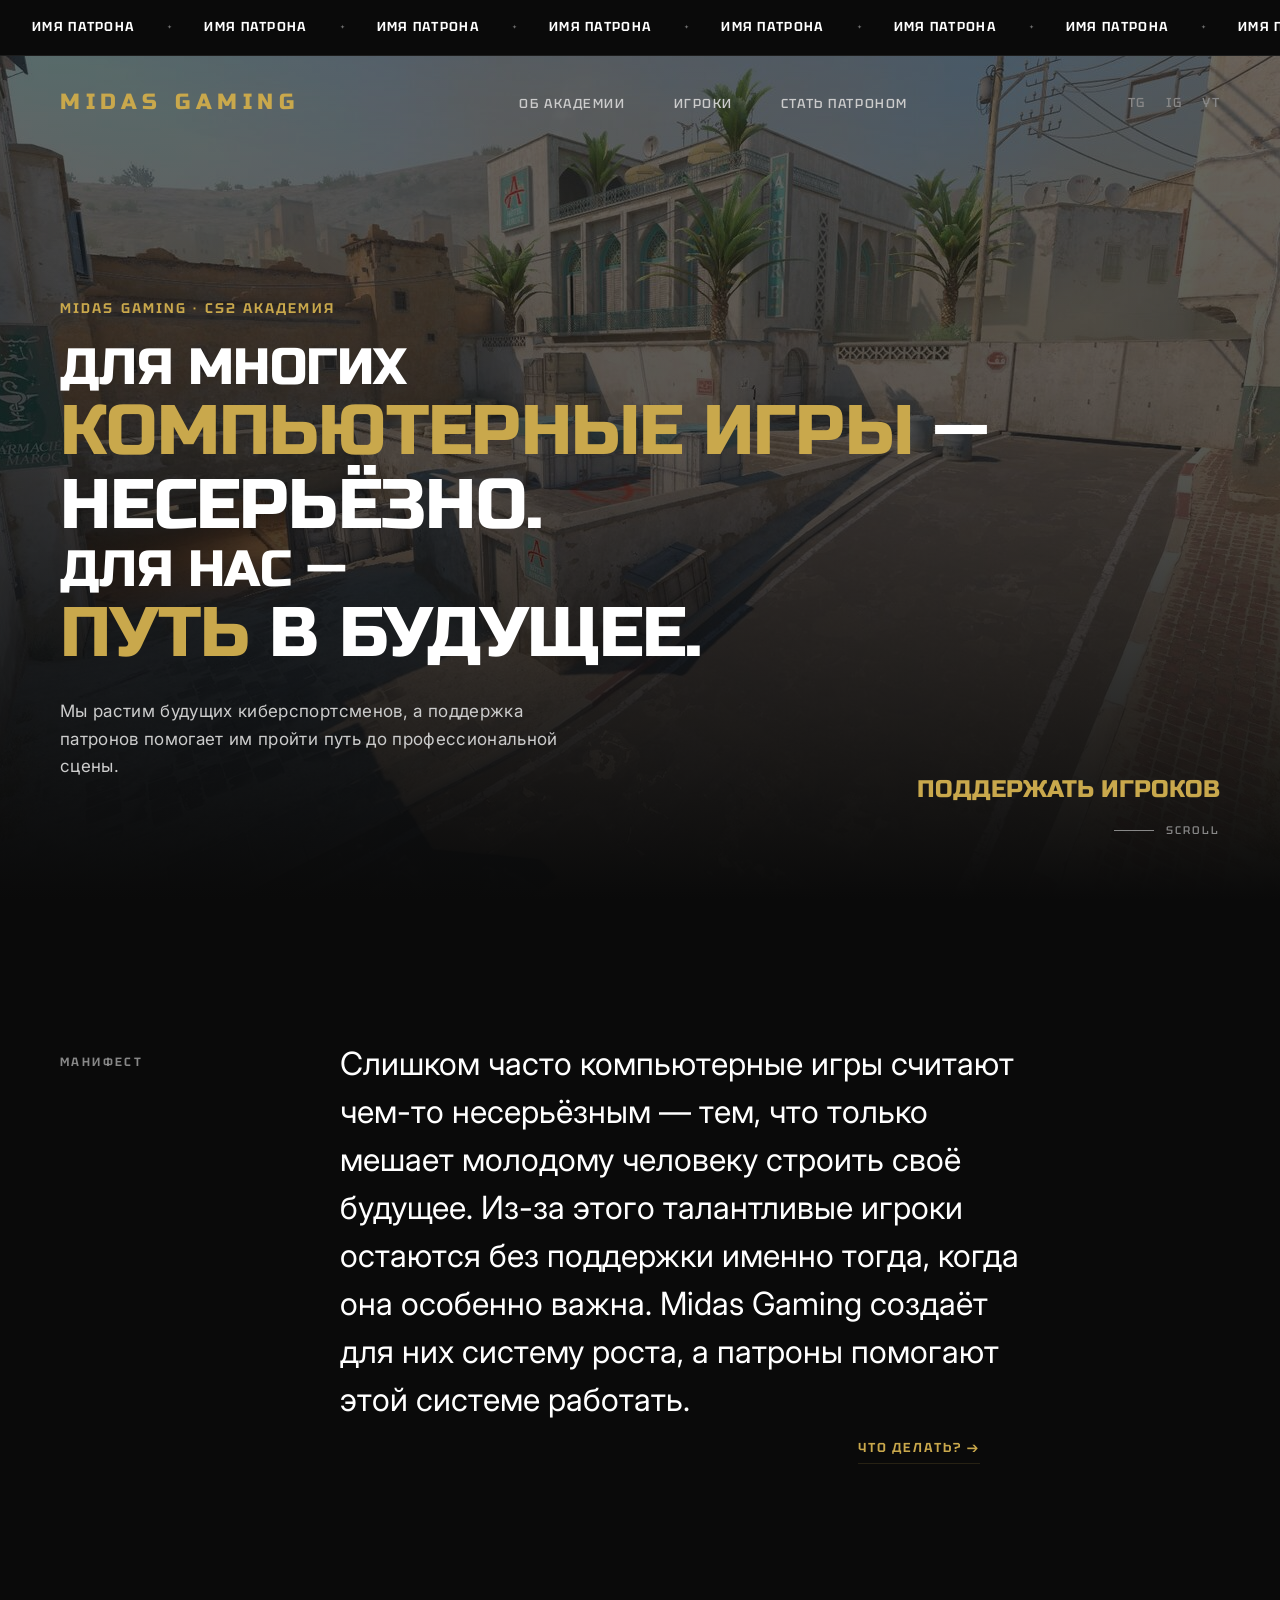
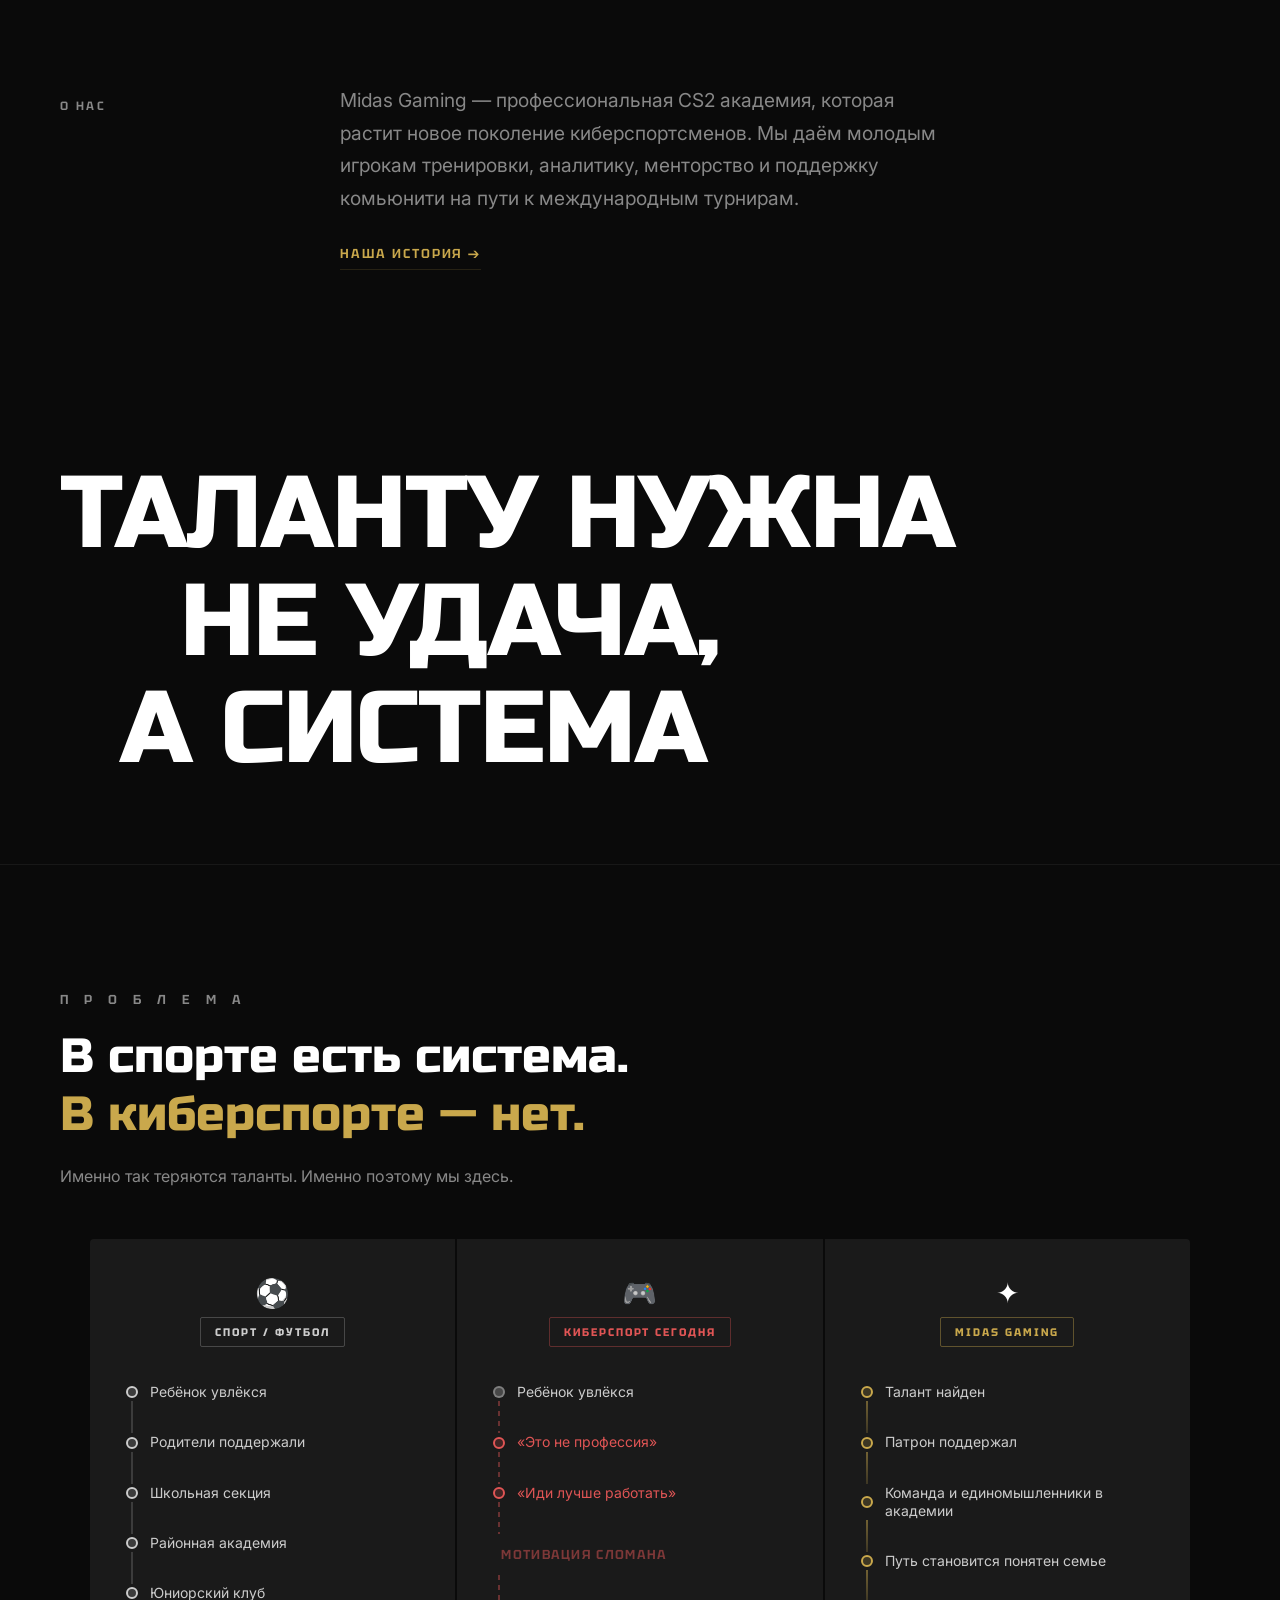
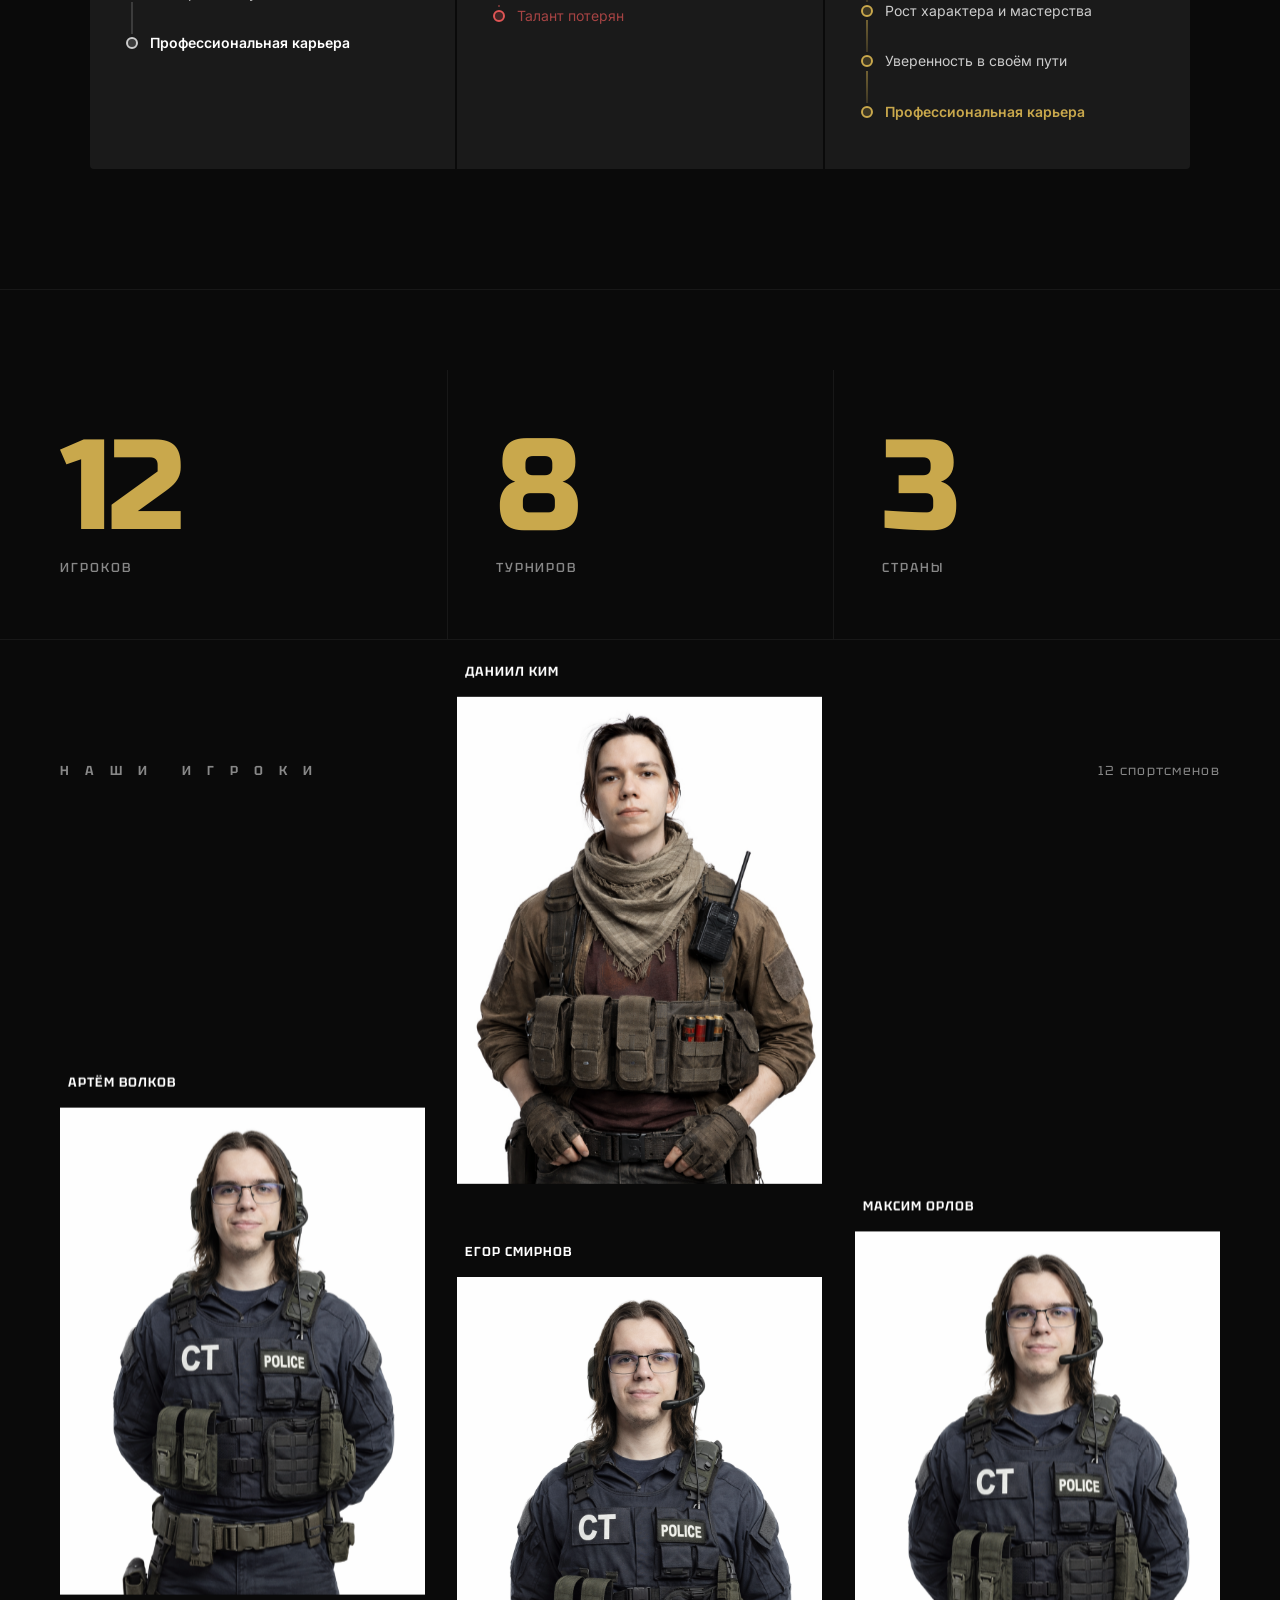
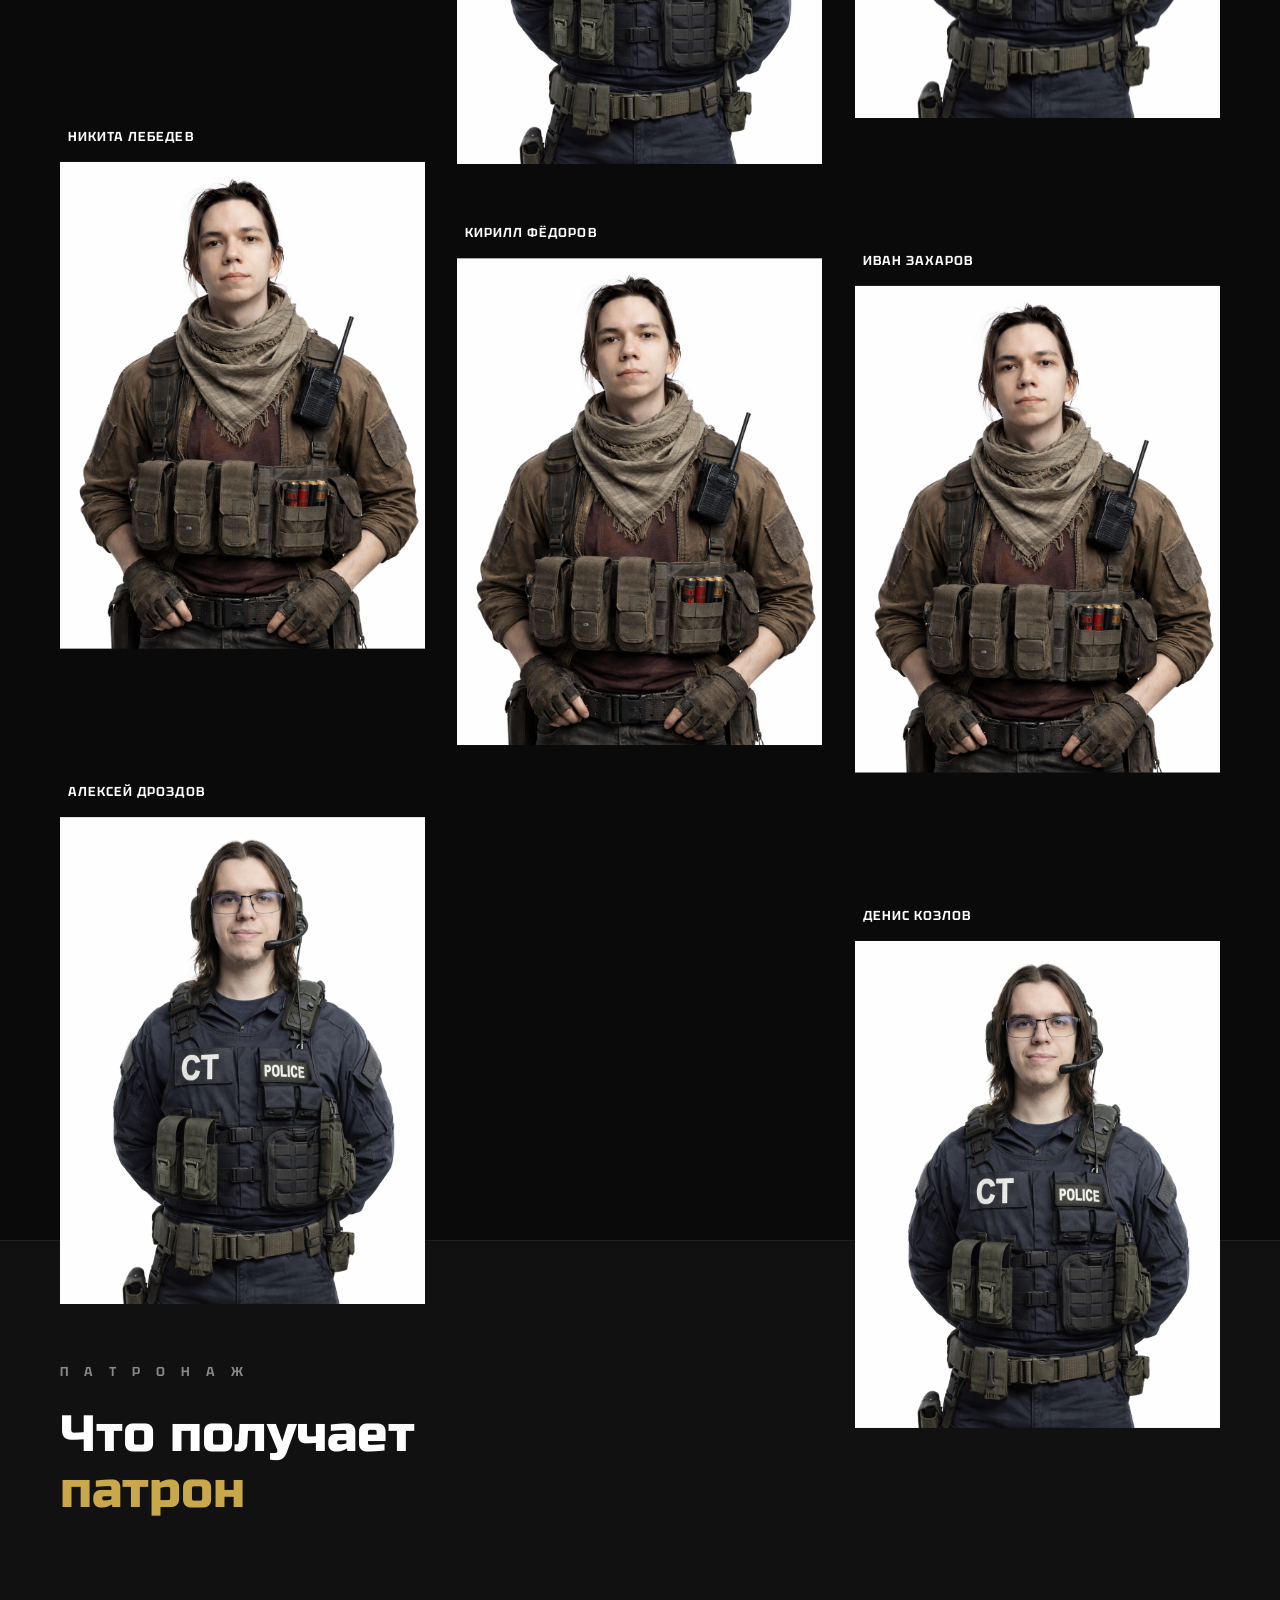
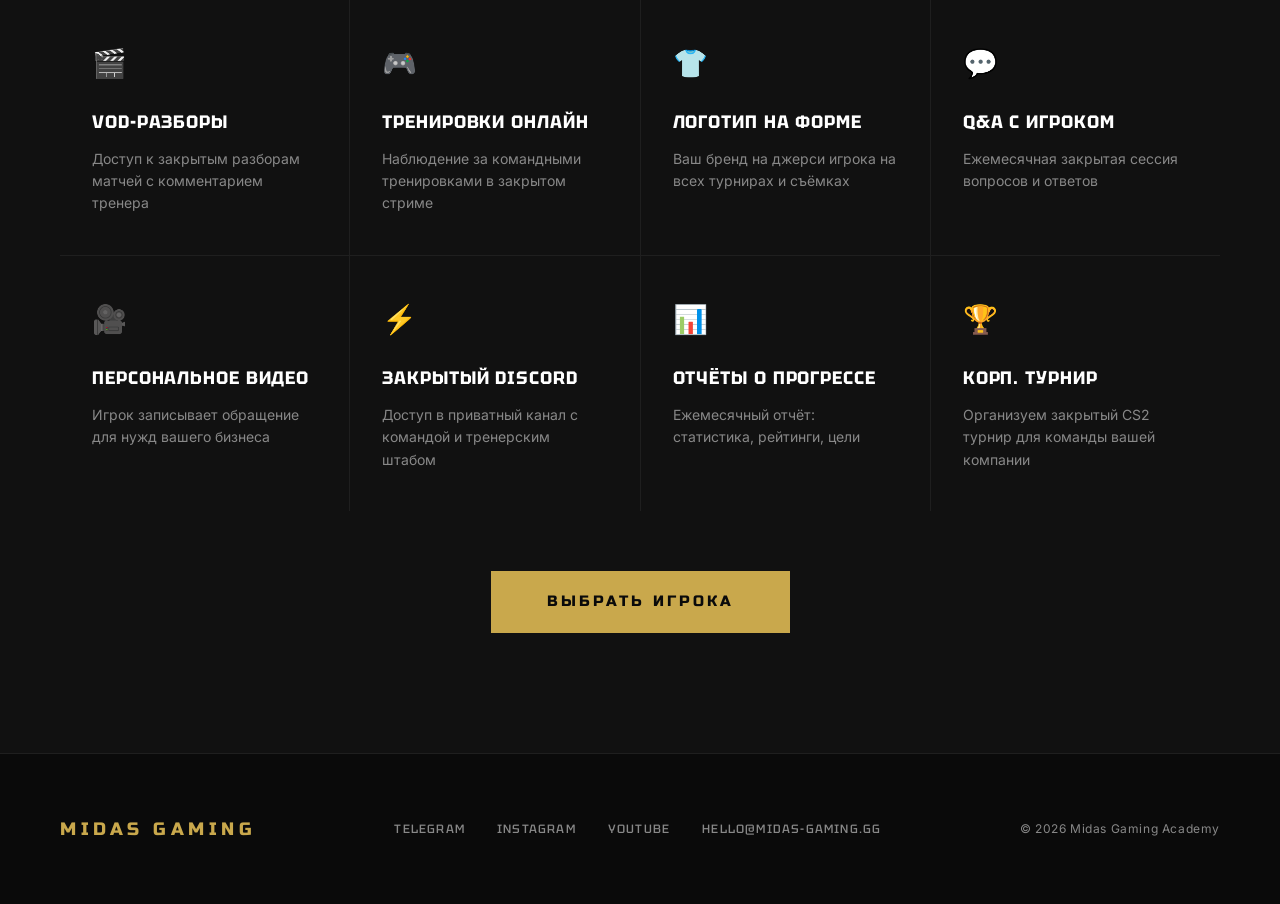
<file: index.html>
<!DOCTYPE html>
<html lang="ru">
<head>
  <meta charset="UTF-8" />
  <meta name="viewport" content="width=device-width, initial-scale=1.0" />
  <title>Midas Gaming — CS2 Academy</title>
  <link rel="stylesheet" href="styles.css" />
</head>
<body>

  <!-- ===== MARQUEE TICKER ===== -->
  <div class="marquee-bar">
    <div class="marquee-track">
      <a href="https://vk.com" target="_blank" class="marquee-item">Имя патрона</a>
      <span class="marquee-dot">✦</span>
      <a href="https://vk.com" target="_blank" class="marquee-item">Имя патрона</a>
      <span class="marquee-dot">✦</span>
      <a href="https://vk.com" target="_blank" class="marquee-item">Имя патрона</a>
      <span class="marquee-dot">✦</span>
      <a href="https://vk.com" target="_blank" class="marquee-item">Имя патрона</a>
      <span class="marquee-dot">✦</span>
      <a href="https://vk.com" target="_blank" class="marquee-item">Имя патрона</a>
      <span class="marquee-dot">✦</span>
      <a href="https://vk.com" target="_blank" class="marquee-item">Имя патрона</a>
      <span class="marquee-dot">✦</span>
      <a href="https://vk.com" target="_blank" class="marquee-item">Имя патрона</a>
      <span class="marquee-dot">✦</span>
      <a href="https://vk.com" target="_blank" class="marquee-item">Имя патрона</a>
      <span class="marquee-dot">✦</span>
      <!-- дубль для бесшовного цикла -->
      <a href="https://vk.com" target="_blank" class="marquee-item">Имя патрона</a>
      <span class="marquee-dot">✦</span>
      <a href="https://vk.com" target="_blank" class="marquee-item">Имя патрона</a>
      <span class="marquee-dot">✦</span>
      <a href="https://vk.com" target="_blank" class="marquee-item">Имя патрона</a>
      <span class="marquee-dot">✦</span>
      <a href="https://vk.com" target="_blank" class="marquee-item">Имя патрона</a>
      <span class="marquee-dot">✦</span>
      <a href="https://vk.com" target="_blank" class="marquee-item">Имя патрона</a>
      <span class="marquee-dot">✦</span>
      <a href="https://vk.com" target="_blank" class="marquee-item">Имя патрона</a>
      <span class="marquee-dot">✦</span>
      <a href="https://vk.com" target="_blank" class="marquee-item">Имя патрона</a>
      <span class="marquee-dot">✦</span>
      <a href="https://vk.com" target="_blank" class="marquee-item">Имя патрона</a>
      <span class="marquee-dot">✦</span>
    </div>
  </div>

  <!-- ===== NAVIGATION ===== -->
  <nav id="navbar">
    <a href="#" class="nav-logo">Midas Gaming</a>
    <ul class="nav-links">
      <li><a href="#about">Об академии</a></li>
      <li><a href="#players">Игроки</a></li>
      <li><a href="#patronage">Стать патроном</a></li>
    </ul>
    <div class="nav-social">
      <a href="#">TG</a>
      <a href="#">IG</a>
      <a href="#">YT</a>
    </div>
  </nav>

  <!-- ===== HERO ===== -->
  <section class="hero">
    <!-- Фон hero — замени dust2.jpg на свою картинку -->
    <img class="hero-video" src="1600px-CS2_Dust_2_A_Site.jpg" alt="CS2 Dust2" />

    <!-- Тёмный градиент поверх видео -->
    <div class="hero-overlay"></div>

    <!-- Текст -->
    <div class="hero-content">
      <p class="hero-tagline">MIDAS GAMING · CS2 АКАДЕМИЯ</p>
      <div class="hero-title-block">
        <div class="hero-line hero-line-medium">Для многих</div>
        <div class="hero-line hero-line-large"><span class="hero-gold">компьютерные игры</span> — несерьёзно.</div>
        <div class="hero-line hero-line-medium">Для нас —</div>
        <div class="hero-line hero-line-large"><span class="hero-gold">путь</span> в будущее.</div>
      </div>
      <p class="hero-subtitle">Мы растим будущих киберспортсменов, а поддержка патронов помогает им пройти путь до профессиональной сцены.</p>
    </div>

    <div class="hero-scroll">
      <a href="patronage.html" class="hero-scroll-text">Поддержать игроков</a>
      <div class="hero-scroll-label">scroll</div>
    </div>
  </section>

  <!-- ===== MANIFESTO (WME style) ===== -->
  <section class="about-wme">
    <div class="about-wme-label fade-in">МАНИФЕСТ</div>
    <div class="about-wme-content fade-in">
      <p class="about-wme-text">
        Слишком часто компьютерные игры считают чем-то несерьёзным — тем, что только мешает молодому человеку строить своё будущее. Из-за этого талантливые игроки остаются без поддержки именно тогда, когда она особенно важна. Midas Gaming создаёт для них систему роста, а патроны помогают этой системе работать.
      </p>
      <a href="#" class="about-link about-link-right">Что делать? →</a>
    </div>
  </section>

  <!-- ===== ABOUT + BIG STATEMENT (WME style, one screen) ===== -->
  <section class="about-statement-section" id="about">
    <div class="about-compact">
      <div class="about-wme-label fade-in">О НАС</div>
      <div class="about-compact-content fade-in">
        <p class="about-compact-text">
          Midas Gaming — профессиональная CS2 академия, которая растит новое поколение киберспортсменов. Мы даём молодым игрокам тренировки, аналитику, менторство и поддержку комьюнити на пути к международным турнирам.
        </p>
        <a href="story.html" target="_blank" class="about-link">Наша история →</a>
      </div>
    </div>
    <div class="big-statement fade-in">
      <h2 class="big-statement-text">
        ТАЛАНТУ НУЖНА<br />
        &nbsp;&nbsp;&nbsp;&nbsp;НЕ УДАЧА,<br />
        &nbsp;&nbsp;А СИСТЕМА
      </h2>
    </div>
  </section>

  <!-- ===== PATH COMPARISON ===== -->
  <section class="path-compare">
    <div class="path-compare-header fade-in">
      <span class="section-title">П Р О Б Л Е М А</span>
      <h2>В спорте есть система.<br><em>В киберспорте — нет.</em></h2>
      <p class="path-compare-sub">Именно так теряются таланты. Именно поэтому мы здесь.</p>
    </div>

    <div class="path-compare-grid">

      <!-- Спорт -->
      <div class="pc-col fade-in">
        <div class="pc-col-header pc-col-header--sport">
          <span class="pc-col-icon">⚽</span>
          <span class="pc-col-title">СПОРТ / ФУТБОЛ</span>
        </div>
        <div class="pc-path">
          <div class="pc-step"><div class="pc-dot pc-dot--sport"></div><span>Ребёнок увлёкся</span></div>
          <div class="pc-connector pc-connector--sport"></div>
          <div class="pc-step"><div class="pc-dot pc-dot--sport"></div><span>Родители поддержали</span></div>
          <div class="pc-connector pc-connector--sport"></div>
          <div class="pc-step"><div class="pc-dot pc-dot--sport"></div><span>Школьная секция</span></div>
          <div class="pc-connector pc-connector--sport"></div>
          <div class="pc-step"><div class="pc-dot pc-dot--sport"></div><span>Районная академия</span></div>
          <div class="pc-connector pc-connector--sport"></div>
          <div class="pc-step"><div class="pc-dot pc-dot--sport"></div><span>Юниорский клуб</span></div>
          <div class="pc-connector pc-connector--sport"></div>
          <div class="pc-step pc-step--outcome">
            <div class="pc-dot pc-dot--sport"></div><span>Профессиональная карьера</span>
          </div>
        </div>
      </div>

      <!-- Киберспорт сегодня -->
      <div class="pc-col fade-in">
        <div class="pc-col-header pc-col-header--broken">
          <span class="pc-col-icon">🎮</span>
          <span class="pc-col-title">КИБЕРСПОРТ СЕГОДНЯ</span>
        </div>
        <div class="pc-path">
          <div class="pc-step"><div class="pc-dot"></div><span>Ребёнок увлёкся</span></div>
          <div class="pc-connector pc-connector--broken"></div>
          <div class="pc-step pc-step--broken"><div class="pc-dot pc-dot--broken"></div><span>«Это не профессия»</span></div>
          <div class="pc-connector pc-connector--broken"></div>
          <div class="pc-step pc-step--broken"><div class="pc-dot pc-dot--broken"></div><span>«Иди лучше работать»</span></div>
          <div class="pc-connector pc-connector--broken"></div>
          <div class="pc-void"><span>Мотивация сломана</span></div>
          <div class="pc-connector pc-connector--broken"></div>
          <div class="pc-step pc-step--lost"><div class="pc-dot pc-dot--broken"></div><span>Талант потерян</span></div>
        </div>
      </div>

      <!-- Midas Gaming -->
      <div class="pc-col fade-in">
        <div class="pc-col-header pc-col-header--gold">
          <span class="pc-col-icon">✦</span>
          <span class="pc-col-title">MIDAS GAMING</span>
        </div>
        <div class="pc-path">
          <div class="pc-step"><div class="pc-dot pc-dot--gold"></div><span>Талант найден</span></div>
          <div class="pc-connector pc-connector--gold"></div>
          <div class="pc-step"><div class="pc-dot pc-dot--gold"></div><span>Патрон поддержал</span></div>
          <div class="pc-connector pc-connector--gold"></div>
          <div class="pc-step"><div class="pc-dot pc-dot--gold"></div><span>Команда и единомышленники в академии</span></div>
          <div class="pc-connector pc-connector--gold"></div>
          <div class="pc-step"><div class="pc-dot pc-dot--gold"></div><span>Путь становится понятен семье</span></div>
          <div class="pc-connector pc-connector--gold"></div>
          <div class="pc-step"><div class="pc-dot pc-dot--gold"></div><span>Рост характера и мастерства</span></div>
          <div class="pc-connector pc-connector--gold"></div>
          <div class="pc-step"><div class="pc-dot pc-dot--gold"></div><span>Уверенность в своём пути</span></div>
          <div class="pc-connector pc-connector--gold"></div>
          <div class="pc-step pc-step--outcome-gold">
            <div class="pc-dot pc-dot--gold"></div><span>Профессиональная карьера</span>
          </div>
        </div>
      </div>

    </div>
  </section>

  <!-- ===== STATS ===== -->
  <section class="stats-section">
    <div class="about-stats fade-in">
      <div class="stat-item">
        <span class="stat-number">12</span>
        <span class="stat-label">Игроков</span>
      </div>
      <div class="stat-item">
        <span class="stat-number">8</span>
        <span class="stat-label">Турниров</span>
      </div>
      <div class="stat-item">
        <span class="stat-number">3</span>
        <span class="stat-label">Страны</span>
      </div>
    </div>
  </section>

  <!-- ===== PLAYERS ===== -->
  <section class="players" id="players">
    <div class="section-header fade-in">
      <span class="section-title">Н А Ш И &nbsp; И Г Р О К И</span>
      <span class="section-count">12 спортсменов</span>
    </div>

    <div class="players-grid">

      <a href="player.html" class="player-card">
        <div class="player-card-label">Артём Волков</div>
        <div class="player-card-img">
          <img src="фоксис.png" alt="Игрок" />
          <div class="player-card-nick">PHANTOM <span class="player-card-flag">🇷🇺</span></div>
        </div>
      </a>

      <a href="player.html" class="player-card">
        <div class="player-card-label">Даниил Ким</div>
        <div class="player-card-img">
          <img src="алв.png" alt="Игрок" />
          <div class="player-card-nick">VIPER <span class="player-card-flag">🇰🇿</span></div>
        </div>
      </a>

      <a href="player.html" class="player-card">
        <div class="player-card-label">Максим Орлов</div>
        <div class="player-card-img">
          <img src="фоксис.png" alt="Игрок" />
          <div class="player-card-nick">ORACLE <span class="player-card-flag">🇷🇺</span></div>
        </div>
      </a>

      <a href="player.html" class="player-card">
        <div class="player-card-label">Никита Лебедев</div>
        <div class="player-card-img">
          <img src="алв.png" alt="Игрок" />
          <div class="player-card-nick">NOVA <span class="player-card-flag">🇧🇾</span></div>
        </div>
      </a>

      <a href="player.html" class="player-card">
        <div class="player-card-label">Егор Смирнов</div>
        <div class="player-card-img">
          <img src="фоксис.png" alt="Игрок" />
          <div class="player-card-nick">GHOST <span class="player-card-flag">🇷🇺</span></div>
        </div>
      </a>

      <a href="player.html" class="player-card">
        <div class="player-card-label">Иван Захаров</div>
        <div class="player-card-img">
          <img src="алв.png" alt="Игрок" />
          <div class="player-card-nick">TITAN <span class="player-card-flag">🇷🇺</span></div>
        </div>
      </a>

      <a href="player.html" class="player-card">
        <div class="player-card-label">Алексей Дроздов</div>
        <div class="player-card-img">
          <img src="фоксис.png" alt="Игрок" />
          <div class="player-card-nick">DROZ <span class="player-card-flag">🇷🇺</span></div>
        </div>
      </a>

      <a href="player.html" class="player-card">
        <div class="player-card-label">Кирилл Фёдоров</div>
        <div class="player-card-img">
          <img src="алв.png" alt="Игрок" />
          <div class="player-card-nick">KIRA <span class="player-card-flag">🇰🇿</span></div>
        </div>
      </a>

      <a href="player.html" class="player-card">
        <div class="player-card-label">Денис Козлов</div>
        <div class="player-card-img">
          <img src="фоксис.png" alt="Игрок" />
          <div class="player-card-nick">SHADE <span class="player-card-flag">🇷🇺</span></div>
        </div>
      </a>

    </div>
  </section>

  <!-- ===== PATRONAGE ===== -->
  <section class="patronage" id="patronage">
    <div class="patronage-header fade-in">
      <p class="section-title">П А Т Р О Н А Ж</p>
      <h2>Что получает<br /><em>патрон</em></h2>
    </div>

    <div class="perks-grid">
      <div class="perk-item fade-in">
        <span class="perk-icon">🎬</span>
        <div class="perk-title">VOD-разборы</div>
        <p class="perk-desc">Доступ к закрытым разборам матчей с комментарием тренера</p>
      </div>
      <div class="perk-item fade-in">
        <span class="perk-icon">🎮</span>
        <div class="perk-title">Тренировки онлайн</div>
        <p class="perk-desc">Наблюдение за командными тренировками в закрытом стриме</p>
      </div>
      <div class="perk-item fade-in">
        <span class="perk-icon">👕</span>
        <div class="perk-title">Логотип на форме</div>
        <p class="perk-desc">Ваш бренд на джерси игрока на всех турнирах и съёмках</p>
      </div>
      <div class="perk-item fade-in">
        <span class="perk-icon">💬</span>
        <div class="perk-title">Q&A с игроком</div>
        <p class="perk-desc">Ежемесячная закрытая сессия вопросов и ответов</p>
      </div>
      <div class="perk-item fade-in">
        <span class="perk-icon">🎥</span>
        <div class="perk-title">Персональное видео</div>
        <p class="perk-desc">Игрок записывает обращение для нужд вашего бизнеса</p>
      </div>
      <div class="perk-item fade-in">
        <span class="perk-icon">⚡</span>
        <div class="perk-title">Закрытый Discord</div>
        <p class="perk-desc">Доступ в приватный канал с командой и тренерским штабом</p>
      </div>
      <div class="perk-item fade-in">
        <span class="perk-icon">📊</span>
        <div class="perk-title">Отчёты о прогрессе</div>
        <p class="perk-desc">Ежемесячный отчёт: статистика, рейтинги, цели</p>
      </div>
      <div class="perk-item fade-in">
        <span class="perk-icon">🏆</span>
        <div class="perk-title">Корп. турнир</div>
        <p class="perk-desc">Организуем закрытый CS2 турнир для команды вашей компании</p>
      </div>
    </div>

    <div class="patronage-cta fade-in">
      <a href="#players" class="btn-primary">Выбрать игрока</a>
    </div>
  </section>

  <!-- ===== FOOTER ===== -->
  <footer>
    <div class="footer-logo">Midas Gaming</div>
    <div class="footer-center">
      <a href="#">Telegram</a>
      <a href="#">Instagram</a>
      <a href="#">YouTube</a>
      <a href="mailto:hello@midas-gaming.gg">hello@midas-gaming.gg</a>
    </div>
    <div class="footer-right">© 2026 Midas Gaming Academy</div>
  </footer>

  <!-- ===== SCRIPTS ===== -->
  <script>
    // Nav scroll effect + marquee hide
    const navbar = document.getElementById('navbar');
    const marquee = document.querySelector('.marquee-bar');
    window.addEventListener('scroll', () => {
      if (window.scrollY > 60) {
        navbar.classList.add('scrolled');
        marquee.classList.add('hidden');
        navbar.style.top = '0';
      } else {
        navbar.classList.remove('scrolled');
        marquee.classList.remove('hidden');
        navbar.style.top = '56px';
      }
    });

    // Fade-in on scroll
    const observer = new IntersectionObserver((entries) => {
      entries.forEach(entry => {
        if (entry.isIntersecting) {
          entry.target.classList.add('visible');
        }
      });
    }, { threshold: 0.1 });

    document.querySelectorAll('.fade-in').forEach(el => observer.observe(el));

    // Parallax: средняя колонка вверх, боковые вниз
    const cards = document.querySelectorAll('.player-card');
    window.addEventListener('scroll', () => {
      cards.forEach((card, i) => {
        const rect = card.getBoundingClientRect();
        const center = rect.top + rect.height / 2;
        const viewCenter = window.innerHeight / 2;
        const offset = (center - viewCenter) * 0.06;
        const col = i % 3; // 0=left, 1=center, 2=right
        if (col === 1) {
          card.style.transform = `translateY(${-offset}px)`;
        } else {
          card.style.transform = `translateY(${offset}px)`;
        }
      });
    });
  </script>

</body>
</html>
</file>
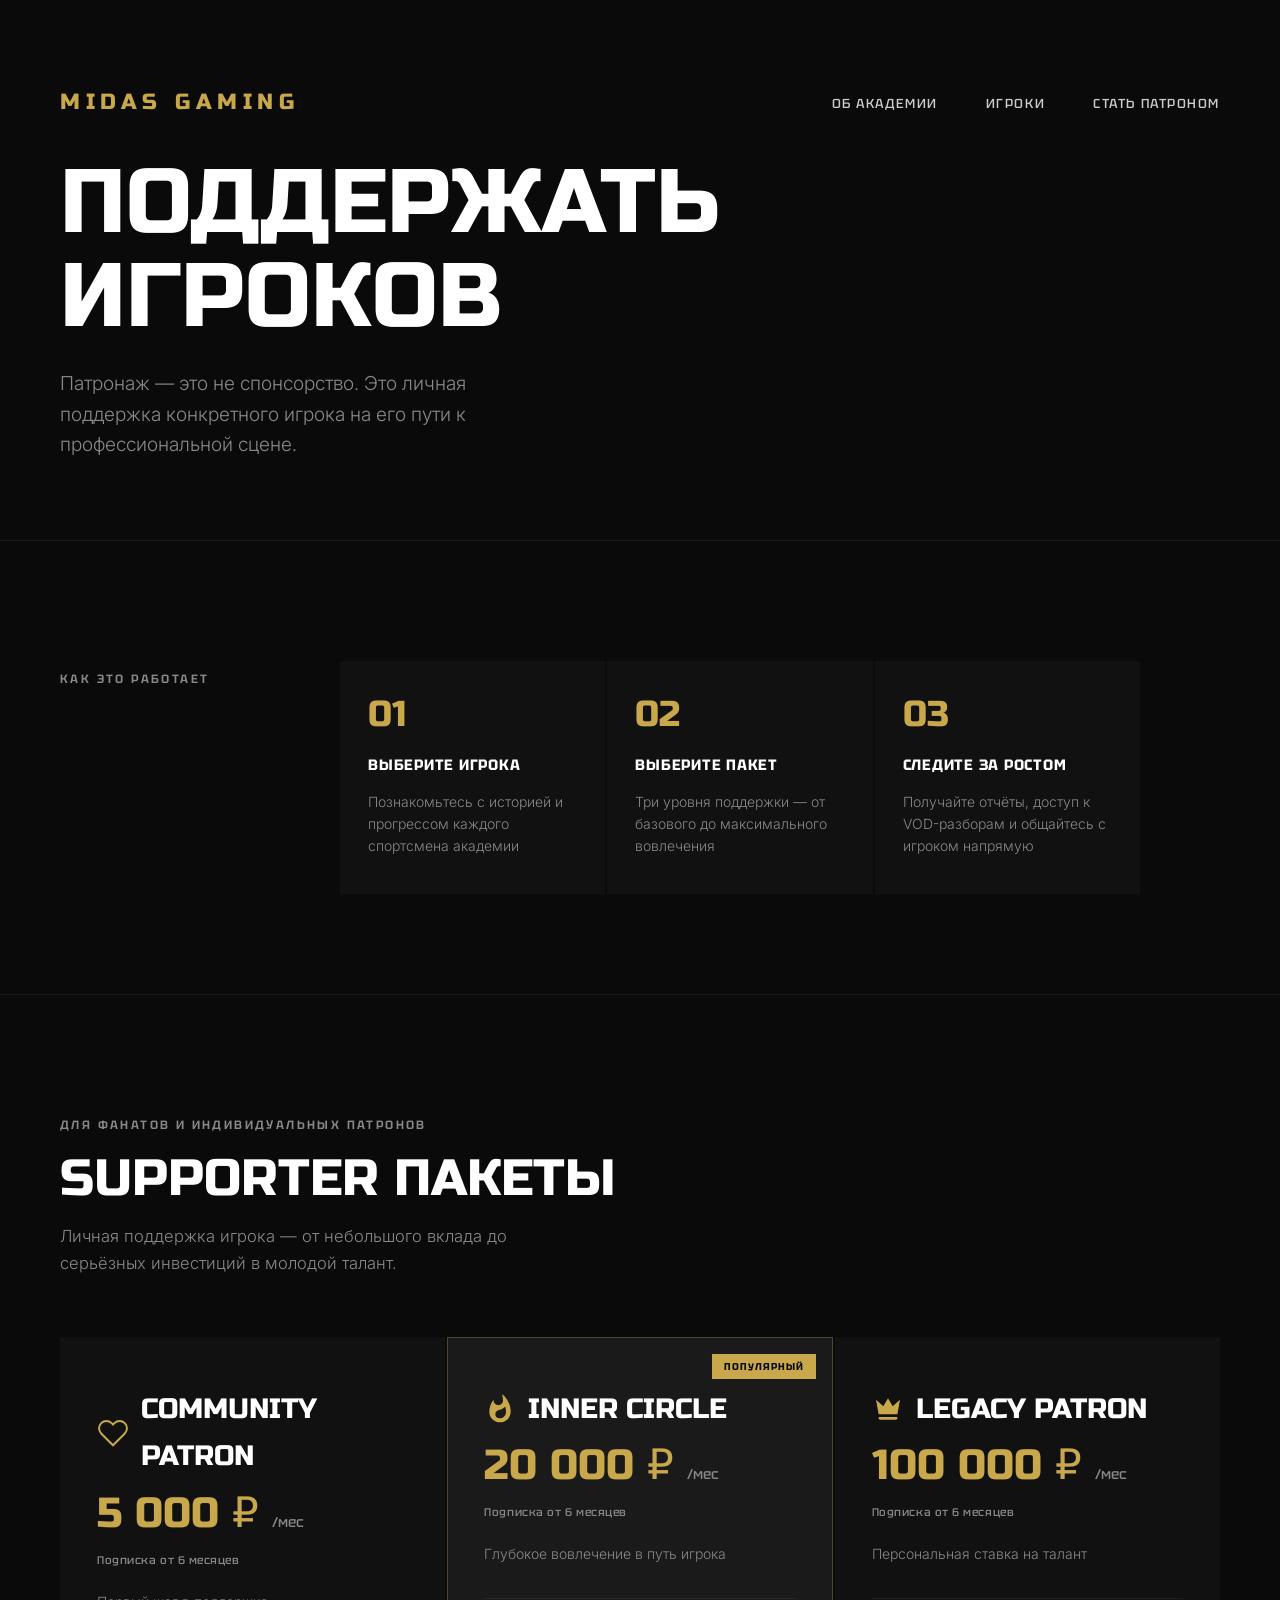
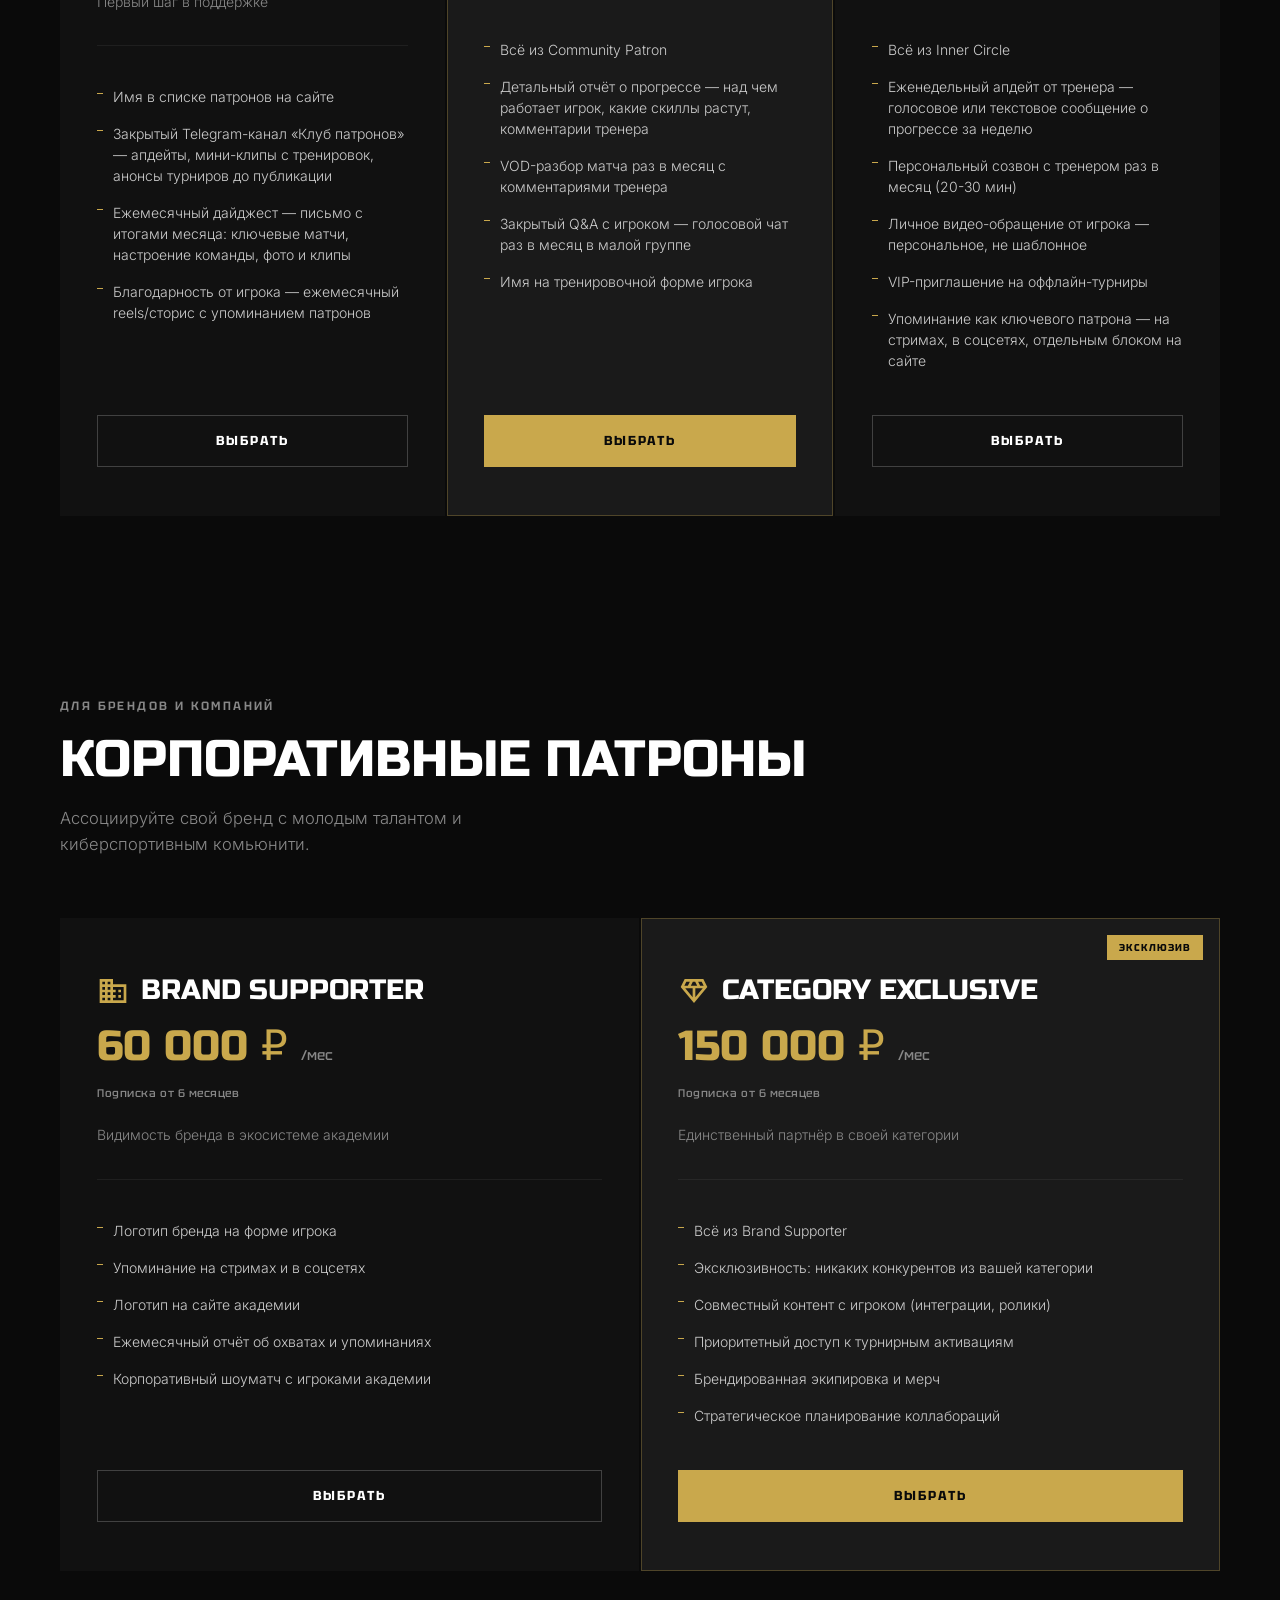
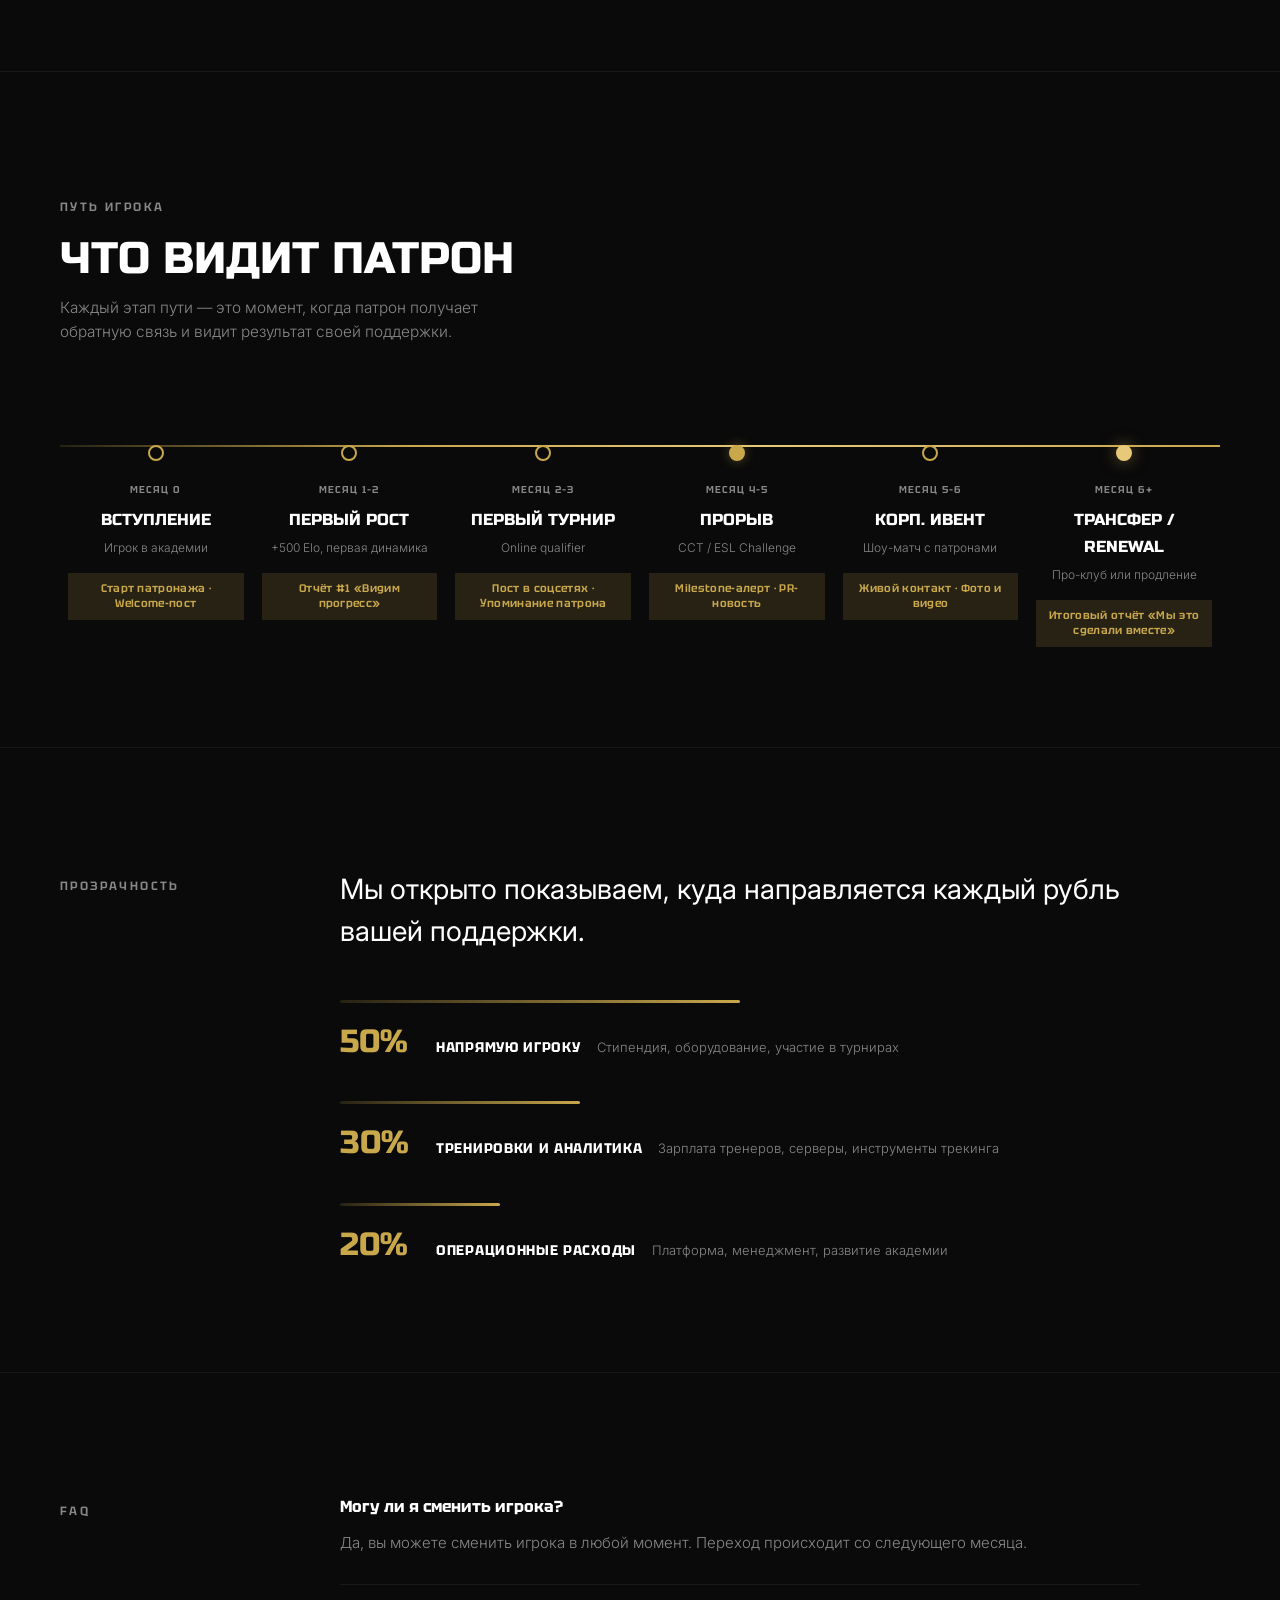
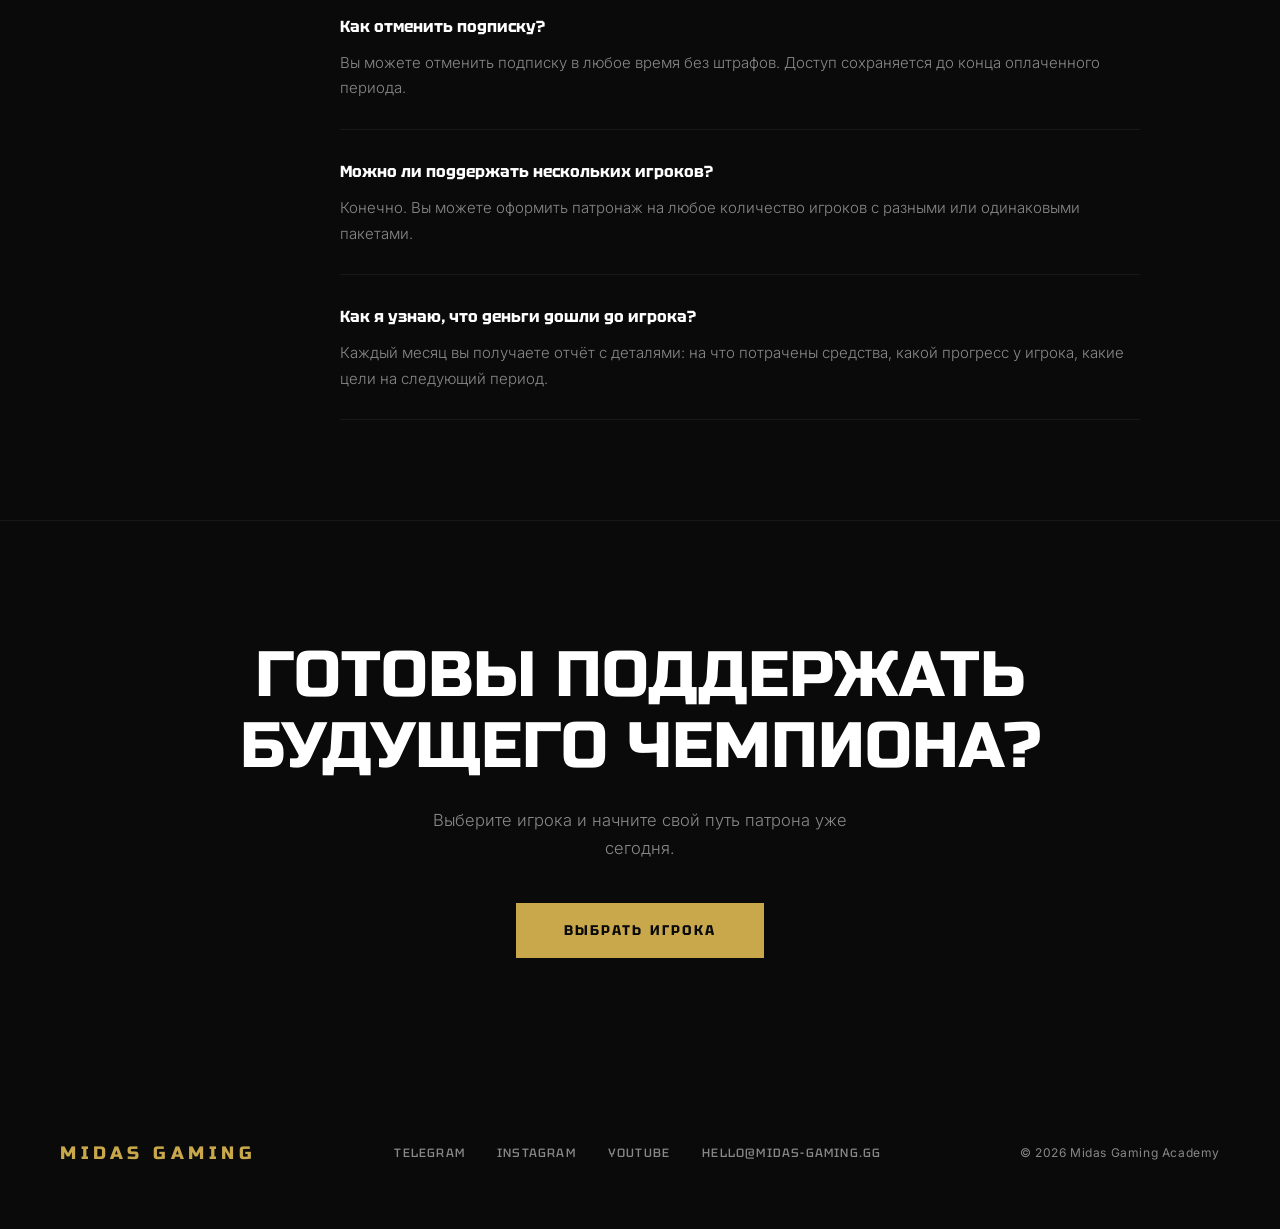
<file: patronage.html>
<!DOCTYPE html>
<html lang="ru">
<head>
  <meta charset="UTF-8" />
  <meta name="viewport" content="width=device-width, initial-scale=1.0" />
  <title>Поддержать игроков — Midas Gaming</title>
  <link rel="stylesheet" href="styles.css" />
  <link rel="stylesheet" href="patronage.css" />
</head>
<body>

  <!-- ===== NAVIGATION ===== -->
  <nav id="navbar">
    <a href="index.html" class="nav-logo">Midas Gaming</a>
    <ul class="nav-links">
      <li><a href="index.html#about">Об академии</a></li>
      <li><a href="index.html#players">Игроки</a></li>
      <li><a href="#packages">Стать патроном</a></li>
    </ul>
  </nav>

  <!-- ===== HERO ===== -->
  <section class="pat-hero">
    <div class="pat-hero-content fade-in">
      <p class="pat-label">MIDAS GAMING</p>
      <h1 class="pat-hero-title">ПОДДЕРЖАТЬ<br /><span class="gold">ИГРОКОВ</span></h1>
      <p class="pat-hero-sub">Патронаж — это не спонсорство. Это личная поддержка конкретного игрока на его пути к профессиональной сцене.</p>
    </div>
  </section>

  <!-- ===== КАК ЭТО РАБОТАЕТ ===== -->
  <section class="pat-section">
    <div class="pat-wme-label fade-in">КАК ЭТО РАБОТАЕТ</div>
    <div class="pat-wme-content fade-in">
      <div class="pat-steps">
        <div class="pat-step">
          <div class="pat-step-num">01</div>
          <h3 class="pat-step-title">Выберите игрока</h3>
          <p class="pat-step-text">Познакомьтесь с историей и прогрессом каждого спортсмена академии</p>
        </div>
        <div class="pat-step">
          <div class="pat-step-num">02</div>
          <h3 class="pat-step-title">Выберите пакет</h3>
          <p class="pat-step-text">Три уровня поддержки — от базового до максимального вовлечения</p>
        </div>
        <div class="pat-step">
          <div class="pat-step-num">03</div>
          <h3 class="pat-step-title">Следите за ростом</h3>
          <p class="pat-step-text">Получайте отчёты, доступ к VOD-разборам и общайтесь с игроком напрямую</p>
        </div>
      </div>
    </div>
  </section>

  <!-- ===== SUPPORTER ПАКЕТЫ ===== -->
  <section class="pat-group" id="packages">
    <div class="pat-group-header fade-in">
      <div class="pat-group-label">Для фанатов и индивидуальных патронов</div>
      <h2 class="pat-group-title">SUPPORTER <span class="gold">ПАКЕТЫ</span></h2>
      <p class="pat-group-desc">Личная поддержка игрока — от небольшого вклада до серьёзных инвестиций в молодой талант.</p>
    </div>

    <div class="pat-packages-grid pat-grid-3 fade-in">

      <div class="pat-package">
        <div class="pat-package-name"><svg class="pat-icon pat-icon-pulse" viewBox="0 0 24 24" fill="none" stroke="currentColor" stroke-width="1.5"><path d="M20.84 4.61a5.5 5.5 0 0 0-7.78 0L12 5.67l-1.06-1.06a5.5 5.5 0 0 0-7.78 7.78l1.06 1.06L12 21.23l7.78-7.78 1.06-1.06a5.5 5.5 0 0 0 0-7.78z"/></svg> Community Patron</div>
        <div class="pat-package-price">5 000 ₽ <span>/мес</span></div>
        <div class="pat-package-term">Подписка от 6 месяцев</div>
        <div class="pat-package-desc">Первый шаг в поддержке</div>
        <ul class="pat-package-list">
          <li>Имя в списке патронов на сайте</li>
          <li>Закрытый Telegram-канал «Клуб патронов» — апдейты, мини-клипы с тренировок, анонсы турниров до публикации</li>
          <li>Ежемесячный дайджест — письмо с итогами месяца: ключевые матчи, настроение команды, фото и клипы</li>
          <li>Благодарность от игрока — ежемесячный reels/сторис с упоминанием патронов</li>
        </ul>
        <a href="#" class="pat-package-btn">Выбрать</a>
      </div>

      <div class="pat-package pat-package-featured">
        <div class="pat-package-badge">Популярный</div>
        <div class="pat-package-name"><svg class="pat-icon pat-icon-float" viewBox="0 0 24 24" fill="currentColor"><path d="M13.5 0.67s.74 2.65.74 4.8c0 2.06-1.35 3.73-3.41 3.73-2.07 0-3.63-1.67-3.63-3.73l.03-.36C5.21 7.51 4 10.62 4 14c0 4.42 3.58 8 8 8s8-3.58 8-8C20 8.61 17.41 3.8 13.5.67zM11.71 19c-1.78 0-3.22-1.4-3.22-3.14 0-1.62 1.05-2.76 2.81-3.12 1.77-.36 3.6-1.21 4.62-2.58.39 1.29.59 2.65.59 4.04 0 2.65-2.15 4.8-4.8 4.8z"/></svg> Inner Circle</div>
        <div class="pat-package-price">20 000 ₽ <span>/мес</span></div>
        <div class="pat-package-term">Подписка от 6 месяцев</div>
        <div class="pat-package-desc">Глубокое вовлечение в путь игрока</div>
        <ul class="pat-package-list">
          <li>Всё из Community Patron</li>
          <li>Детальный отчёт о прогрессе — над чем работает игрок, какие скиллы растут, комментарии тренера</li>
          <li>VOD-разбор матча раз в месяц с комментариями тренера</li>
          <li>Закрытый Q&A с игроком — голосовой чат раз в месяц в малой группе</li>
          <li>Имя на тренировочной форме игрока</li>
        </ul>
        <a href="#" class="pat-package-btn pat-btn-gold">Выбрать</a>
      </div>

      <div class="pat-package">
        <div class="pat-package-name"><svg class="pat-icon pat-icon-glow" viewBox="0 0 24 24" fill="currentColor"><path d="M5 16L3 5l5.5 5L12 4l3.5 6L21 5l-2 11H5zm14 3c0 .55-.45 1-1 1H6c-.55 0-1-.45-1-1v-1h14v1z"/></svg> Legacy Patron</div>
        <div class="pat-package-price">100 000 ₽ <span>/мес</span></div>
        <div class="pat-package-term">Подписка от 6 месяцев</div>
        <div class="pat-package-desc">Персональная ставка на талант</div>
        <ul class="pat-package-list">
          <li>Всё из Inner Circle</li>
          <li>Еженедельный апдейт от тренера — голосовое или текстовое сообщение о прогрессе за неделю</li>
          <li>Персональный созвон с тренером раз в месяц (20-30 мин)</li>
          <li>Личное видео-обращение от игрока — персональное, не шаблонное</li>
          <li>VIP-приглашение на оффлайн-турниры</li>
          <li>Упоминание как ключевого патрона — на стримах, в соцсетях, отдельным блоком на сайте</li>
        </ul>
        <a href="#" class="pat-package-btn">Выбрать</a>
      </div>

    </div>
  </section>

  <!-- ===== CORPORATE ПАКЕТЫ ===== -->
  <section class="pat-group pat-group-corp">
    <div class="pat-group-header fade-in">
      <div class="pat-group-label">Для брендов и компаний</div>
      <h2 class="pat-group-title">КОРПОРАТИВНЫЕ <span class="gold">ПАТРОНЫ</span></h2>
      <p class="pat-group-desc">Ассоциируйте свой бренд с молодым талантом и киберспортивным комьюнити.</p>
    </div>

    <div class="pat-packages-grid pat-grid-2 fade-in">

      <div class="pat-package">
        <div class="pat-package-name"><svg class="pat-icon pat-icon-pulse" viewBox="0 0 24 24" fill="currentColor"><path d="M12 7V3H2v18h20V7H12zM6 19H4v-2h2v2zm0-4H4v-2h2v2zm0-4H4V9h2v2zm0-4H4V5h2v2zm4 12H8v-2h2v2zm0-4H8v-2h2v2zm0-4H8V9h2v2zm0-4H8V5h2v2zm10 12h-8v-2h2v-2h-2v-2h2v-2h-2V9h8v10zm-2-8h-2v2h2v-2zm0 4h-2v2h2v-2z"/></svg> Brand Supporter</div>
        <div class="pat-package-price">60 000 ₽ <span>/мес</span></div>
        <div class="pat-package-term">Подписка от 6 месяцев</div>
        <div class="pat-package-desc">Видимость бренда в экосистеме академии</div>
        <ul class="pat-package-list">
          <li>Логотип бренда на форме игрока</li>
          <li>Упоминание на стримах и в соцсетях</li>
          <li>Логотип на сайте академии</li>
          <li>Ежемесячный отчёт об охватах и упоминаниях</li>
          <li>Корпоративный шоуматч с игроками академии</li>
        </ul>
        <a href="#" class="pat-package-btn">Выбрать</a>
      </div>

      <div class="pat-package pat-package-exclusive">
        <div class="pat-package-badge">Эксклюзив</div>
        <div class="pat-package-name"><svg class="pat-icon pat-icon-glow" viewBox="0 0 24 24" fill="currentColor"><path d="M19 3H5L2 9l10 12L22 9l-3-6zM9.62 8l1.5-3h1.76l1.5 3H9.62zM11 10v6.68L5.44 10H11zm2 0h5.56L13 16.68V10zm6.26-2h-2.65l-1.5-3h2.65l1.5 3zM6.24 5h2.65l-1.5 3H4.74l1.5-3z"/></svg> Category Exclusive</div>
        <div class="pat-package-price">150 000 ₽ <span>/мес</span></div>
        <div class="pat-package-term">Подписка от 6 месяцев</div>
        <div class="pat-package-desc">Единственный партнёр в своей категории</div>
        <ul class="pat-package-list">
          <li>Всё из Brand Supporter</li>
          <li>Эксклюзивность: никаких конкурентов из вашей категории</li>
          <li>Совместный контент с игроком (интеграции, ролики)</li>
          <li>Приоритетный доступ к турнирным активациям</li>
          <li>Брендированная экипировка и мерч</li>
          <li>Стратегическое планирование коллабораций</li>
        </ul>
        <a href="#" class="pat-package-btn pat-btn-gold">Выбрать</a>
      </div>

    </div>
  </section>

  <!-- ===== ПУТЬ ИГРОКА ===== -->
  <section class="pat-journey">
    <div class="pat-journey-header fade-in">
      <span class="pat-wme-label">ПУТЬ ИГРОКА</span>
      <h2 class="pat-journey-title">Что видит <span class="gold">патрон</span></h2>
      <p class="pat-journey-desc">Каждый этап пути — это момент, когда патрон получает обратную связь и видит результат своей поддержки.</p>
    </div>

    <div class="journey-timeline fade-in">
      <div class="journey-line"></div>

      <div class="journey-point">
        <div class="journey-dot"></div>
        <div class="journey-label">Месяц 0</div>
        <div class="journey-title">Вступление</div>
        <div class="journey-text">Игрок в академии</div>
        <div class="journey-patron">Старт патронажа · Welcome-пост</div>
      </div>

      <div class="journey-point">
        <div class="journey-dot"></div>
        <div class="journey-label">Месяц 1–2</div>
        <div class="journey-title">Первый рост</div>
        <div class="journey-text">+500 Elo, первая динамика</div>
        <div class="journey-patron">Отчёт #1 «Видим прогресс»</div>
      </div>

      <div class="journey-point">
        <div class="journey-dot"></div>
        <div class="journey-label">Месяц 2–3</div>
        <div class="journey-title">Первый турнир</div>
        <div class="journey-text">Online qualifier</div>
        <div class="journey-patron">Пост в соцсетях · Упоминание патрона</div>
      </div>

      <div class="journey-point">
        <div class="journey-dot dot-accent"></div>
        <div class="journey-label">Месяц 4–5</div>
        <div class="journey-title">Прорыв</div>
        <div class="journey-text">CCT / ESL Challenge</div>
        <div class="journey-patron">Milestone-алерт · PR-новость</div>
      </div>

      <div class="journey-point">
        <div class="journey-dot"></div>
        <div class="journey-label">Месяц 5–6</div>
        <div class="journey-title">Корп. ивент</div>
        <div class="journey-text">Шоу-матч с патронами</div>
        <div class="journey-patron">Живой контакт · Фото и видео</div>
      </div>

      <div class="journey-point">
        <div class="journey-dot dot-final"></div>
        <div class="journey-label">Месяц 6+</div>
        <div class="journey-title">Трансфер / Renewal</div>
        <div class="journey-text">Про-клуб или продление</div>
        <div class="journey-patron">Итоговый отчёт «Мы это сделали вместе»</div>
      </div>

    </div>
  </section>

  <!-- ===== КУДА ИДУТ ДЕНЬГИ ===== -->
  <section class="pat-section pat-transparency">
    <div class="pat-wme-label fade-in">ПРОЗРАЧНОСТЬ</div>
    <div class="pat-wme-content fade-in">
      <p class="pat-wme-text">Мы открыто показываем, куда направляется каждый рубль вашей поддержки.</p>

      <div class="pat-breakdown">
        <div class="pat-breakdown-item">
          <div class="pat-breakdown-bar" style="width: 50%"></div>
          <div class="pat-breakdown-info">
            <span class="pat-breakdown-pct">50%</span>
            <span class="pat-breakdown-label">Напрямую игроку</span>
            <span class="pat-breakdown-desc">Стипендия, оборудование, участие в турнирах</span>
          </div>
        </div>
        <div class="pat-breakdown-item">
          <div class="pat-breakdown-bar" style="width: 30%"></div>
          <div class="pat-breakdown-info">
            <span class="pat-breakdown-pct">30%</span>
            <span class="pat-breakdown-label">Тренировки и аналитика</span>
            <span class="pat-breakdown-desc">Зарплата тренеров, серверы, инструменты трекинга</span>
          </div>
        </div>
        <div class="pat-breakdown-item">
          <div class="pat-breakdown-bar" style="width: 20%"></div>
          <div class="pat-breakdown-info">
            <span class="pat-breakdown-pct">20%</span>
            <span class="pat-breakdown-label">Операционные расходы</span>
            <span class="pat-breakdown-desc">Платформа, менеджмент, развитие академии</span>
          </div>
        </div>
      </div>
    </div>
  </section>

  <!-- ===== FAQ ===== -->
  <section class="pat-section pat-faq">
    <div class="pat-wme-label fade-in">FAQ</div>
    <div class="pat-wme-content fade-in">
      <div class="pat-faq-list">

        <div class="pat-faq-item">
          <div class="pat-faq-q">Могу ли я сменить игрока?</div>
          <div class="pat-faq-a">Да, вы можете сменить игрока в любой момент. Переход происходит со следующего месяца.</div>
        </div>

        <div class="pat-faq-item">
          <div class="pat-faq-q">Как отменить подписку?</div>
          <div class="pat-faq-a">Вы можете отменить подписку в любое время без штрафов. Доступ сохраняется до конца оплаченного периода.</div>
        </div>

        <div class="pat-faq-item">
          <div class="pat-faq-q">Можно ли поддержать нескольких игроков?</div>
          <div class="pat-faq-a">Конечно. Вы можете оформить патронаж на любое количество игроков с разными или одинаковыми пакетами.</div>
        </div>

        <div class="pat-faq-item">
          <div class="pat-faq-q">Как я узнаю, что деньги дошли до игрока?</div>
          <div class="pat-faq-a">Каждый месяц вы получаете отчёт с деталями: на что потрачены средства, какой прогресс у игрока, какие цели на следующий период.</div>
        </div>

      </div>
    </div>
  </section>

  <!-- ===== CTA ===== -->
  <section class="pat-cta fade-in">
    <h2 class="pat-cta-title">Готовы поддержать<br /><span class="gold">будущего чемпиона?</span></h2>
    <p class="pat-cta-text">Выберите игрока и начните свой путь патрона уже сегодня.</p>
    <a href="index.html#players" class="pat-cta-btn">Выбрать игрока</a>
  </section>

  <!-- ===== FOOTER ===== -->
  <footer>
    <div class="footer-logo">Midas Gaming</div>
    <div class="footer-center">
      <a href="#">Telegram</a>
      <a href="#">Instagram</a>
      <a href="#">YouTube</a>
      <a href="mailto:hello@midas-gaming.gg">hello@midas-gaming.gg</a>
    </div>
    <div class="footer-right">© 2026 Midas Gaming Academy</div>
  </footer>

  <script>
    const navbar = document.getElementById('navbar');
    window.addEventListener('scroll', () => {
      if (window.scrollY > 60) {
        navbar.classList.add('scrolled');
      } else {
        navbar.classList.remove('scrolled');
      }
    });

    const observer = new IntersectionObserver((entries) => {
      entries.forEach(entry => {
        if (entry.isIntersecting) {
          entry.target.classList.add('visible');
        }
      });
    }, { threshold: 0.1 });

    document.querySelectorAll('.fade-in').forEach(el => observer.observe(el));
  </script>

</body>
</html>
</file>
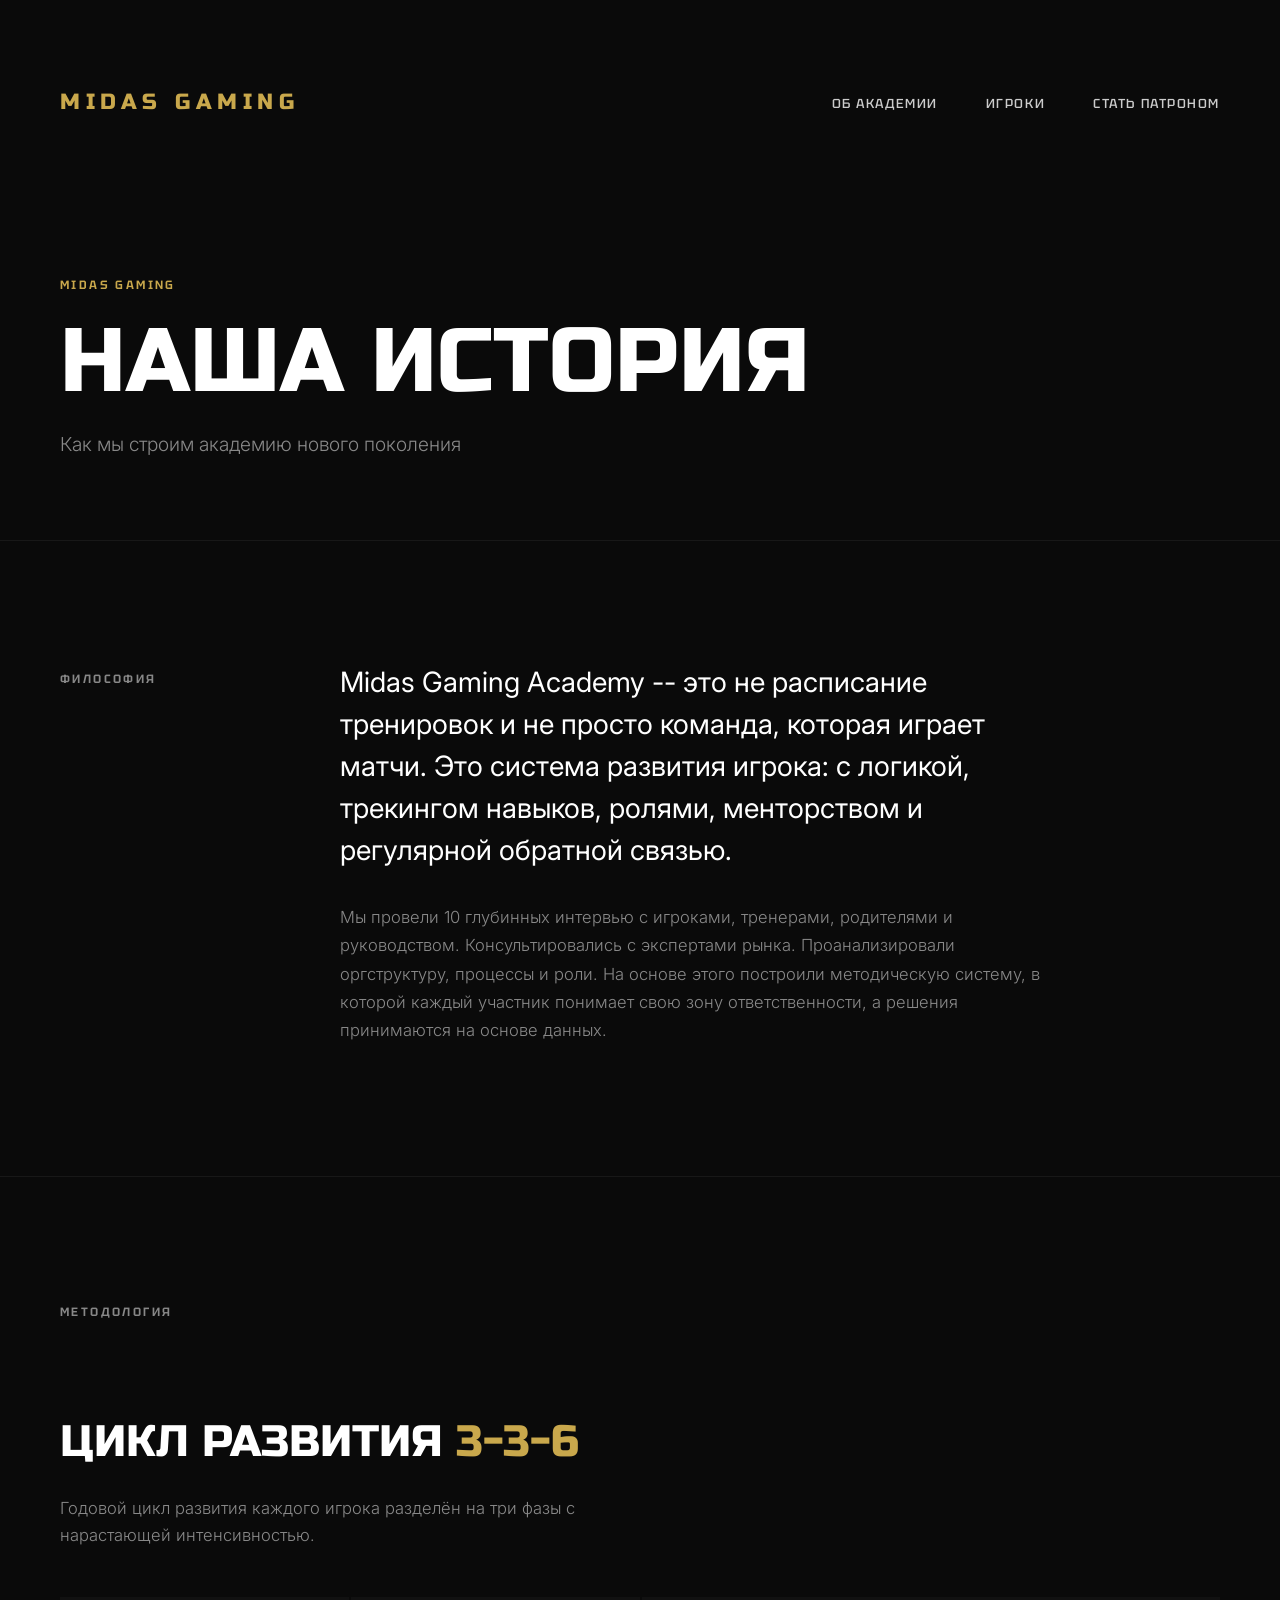
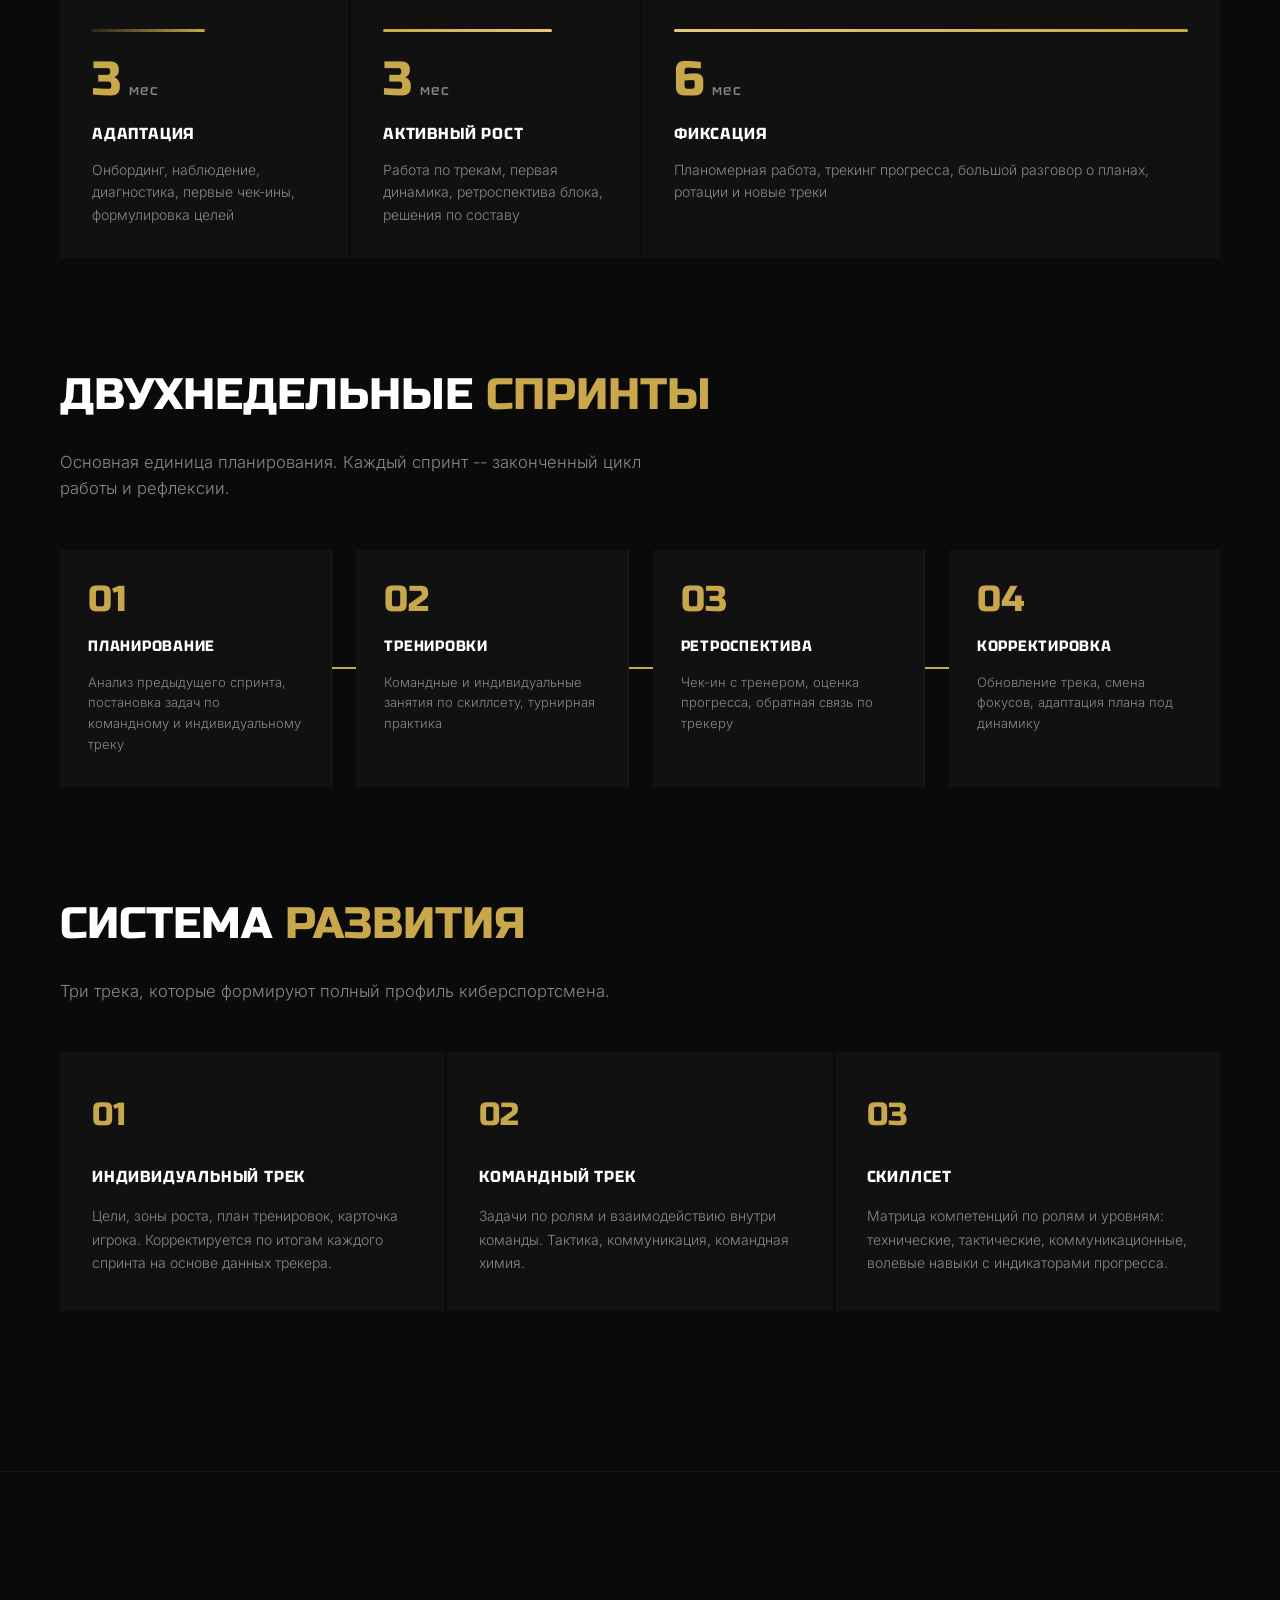
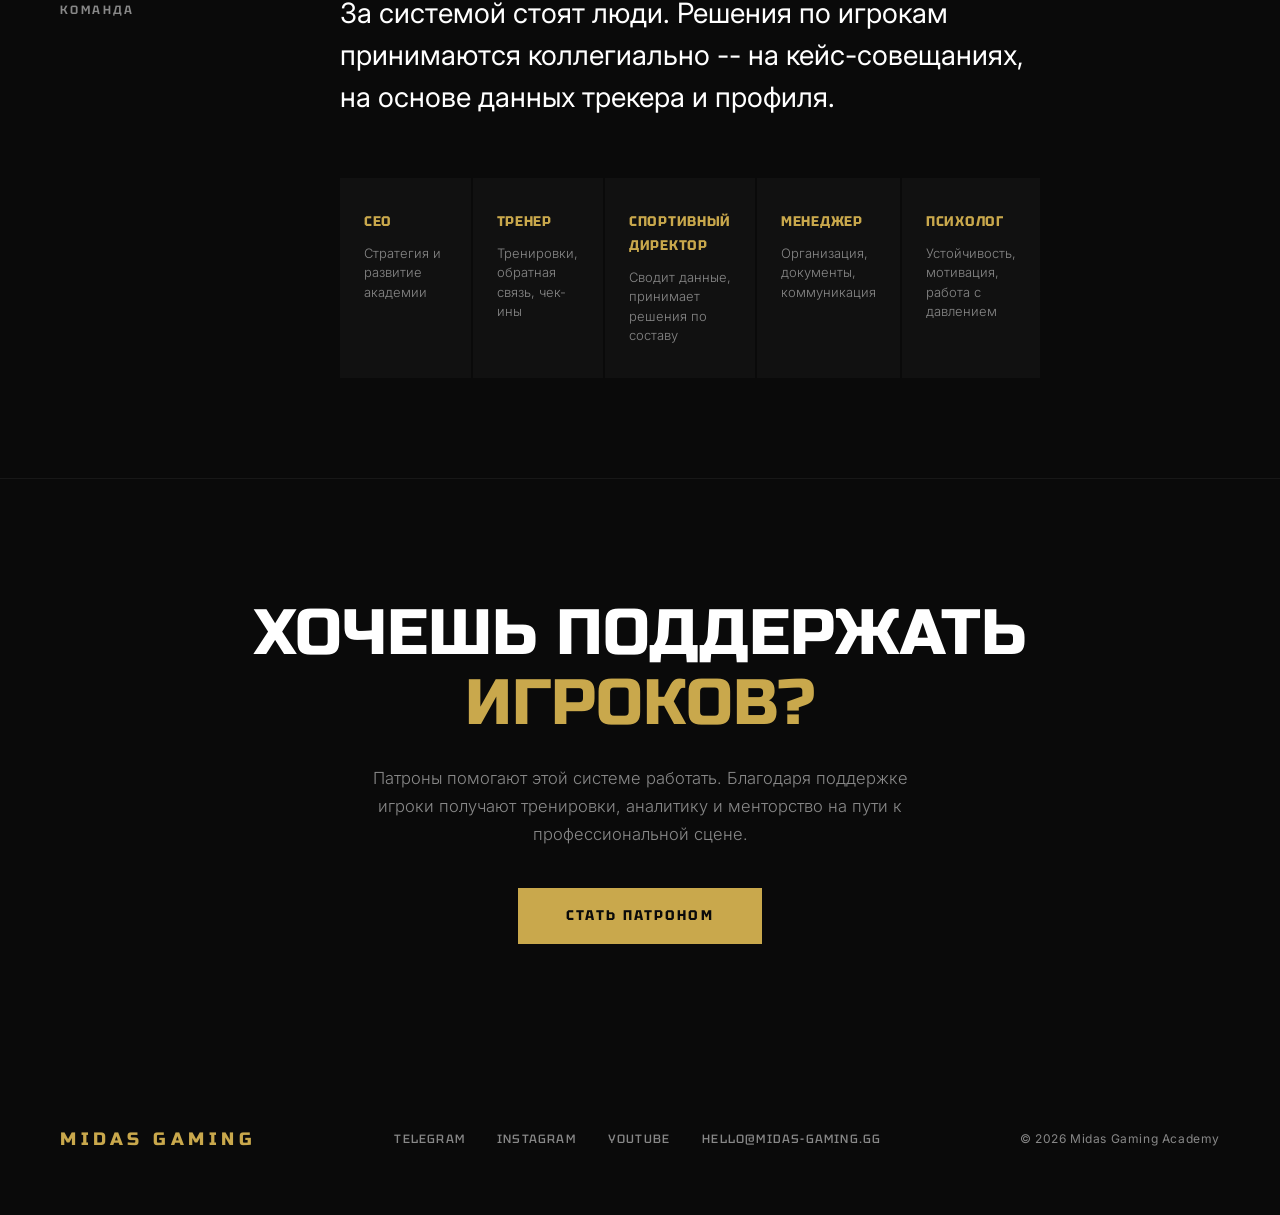
<file: story.html>
<!DOCTYPE html>
<html lang="ru">
<head>
  <meta charset="UTF-8" />
  <meta name="viewport" content="width=device-width, initial-scale=1.0" />
  <title>Наша история — Midas Gaming</title>
  <link rel="stylesheet" href="styles.css" />
  <link rel="stylesheet" href="story.css" />
</head>
<body>

  <!-- ===== NAVIGATION ===== -->
  <nav id="navbar">
    <a href="index.html" class="nav-logo">Midas Gaming</a>
    <ul class="nav-links">
      <li><a href="index.html#about">Об академии</a></li>
      <li><a href="index.html#players">Игроки</a></li>
      <li><a href="index.html#patronage">Стать патроном</a></li>
    </ul>
  </nav>

  <!-- ===== HERO ===== -->
  <section class="story-hero">
    <div class="story-hero-content fade-in">
      <p class="story-label">MIDAS GAMING</p>
      <h1 class="story-hero-title">НАША ИСТОРИЯ</h1>
      <p class="story-hero-sub">Как мы строим академию нового поколения</p>
    </div>
  </section>

  <!-- ===== ФИЛОСОФИЯ ===== -->
  <section class="story-section">
    <div class="story-wme-label fade-in">ФИЛОСОФИЯ</div>
    <div class="story-wme-content fade-in">
      <p class="story-wme-text">
        Midas Gaming Academy -- это не расписание тренировок и не просто команда, которая играет матчи. Это система развития игрока: с логикой, трекингом навыков, ролями, менторством и регулярной обратной связью.
      </p>
      <p class="story-wme-text story-wme-text-secondary">
        Мы провели 10 глубинных интервью с игроками, тренерами, родителями и руководством. Консультировались с экспертами рынка. Проанализировали оргструктуру, процессы и роли. На основе этого построили методическую систему, в которой каждый участник понимает свою зону ответственности, а решения принимаются на основе данных.
      </p>
    </div>
  </section>

  <!-- ===== МЕТОДОЛОГИЯ ===== -->
  <section class="story-methodology">
    <div class="story-method-header fade-in">
      <span class="story-wme-label">МЕТОДОЛОГИЯ</span>
    </div>

    <!-- Цикл 3-3-6 -->
    <div class="method-block fade-in">
      <h3 class="method-title">Цикл развития <span class="gold">3-3-6</span></h3>
      <p class="method-desc">Годовой цикл развития каждого игрока разделён на три фазы с нарастающей интенсивностью.</p>

      <div class="timeline">
        <div class="timeline-item timeline-3">
          <div class="timeline-bar bar-adapt"></div>
          <div class="timeline-content">
            <span class="timeline-num">3</span>
            <span class="timeline-unit">мес</span>
            <h4 class="timeline-name">Адаптация</h4>
            <p class="timeline-text">Онбординг, наблюдение, диагностика, первые чек-ины, формулировка целей</p>
          </div>
        </div>
        <div class="timeline-item timeline-3">
          <div class="timeline-bar bar-growth"></div>
          <div class="timeline-content">
            <span class="timeline-num">3</span>
            <span class="timeline-unit">мес</span>
            <h4 class="timeline-name">Активный рост</h4>
            <p class="timeline-text">Работа по трекам, первая динамика, ретроспектива блока, решения по составу</p>
          </div>
        </div>
        <div class="timeline-item timeline-6">
          <div class="timeline-bar bar-fix"></div>
          <div class="timeline-content">
            <span class="timeline-num">6</span>
            <span class="timeline-unit">мес</span>
            <h4 class="timeline-name">Фиксация</h4>
            <p class="timeline-text">Планомерная работа, трекинг прогресса, большой разговор о планах, ротации и новые треки</p>
          </div>
        </div>
      </div>
    </div>

    <!-- Спринты -->
    <div class="method-block fade-in">
      <h3 class="method-title">Двухнедельные <span class="gold">спринты</span></h3>
      <p class="method-desc">Основная единица планирования. Каждый спринт -- законченный цикл работы и рефлексии.</p>

      <div class="sprint-cycle">
        <div class="sprint-step">
          <div class="sprint-number">01</div>
          <div class="sprint-name">Планирование</div>
          <div class="sprint-text">Анализ предыдущего спринта, постановка задач по командному и индивидуальному треку</div>
        </div>
        <div class="sprint-arrow"></div>
        <div class="sprint-step">
          <div class="sprint-number">02</div>
          <div class="sprint-name">Тренировки</div>
          <div class="sprint-text">Командные и индивидуальные занятия по скиллсету, турнирная практика</div>
        </div>
        <div class="sprint-arrow"></div>
        <div class="sprint-step">
          <div class="sprint-number">03</div>
          <div class="sprint-name">Ретроспектива</div>
          <div class="sprint-text">Чек-ин с тренером, оценка прогресса, обратная связь по трекеру</div>
        </div>
        <div class="sprint-arrow"></div>
        <div class="sprint-step">
          <div class="sprint-number">04</div>
          <div class="sprint-name">Корректировка</div>
          <div class="sprint-text">Обновление трека, смена фокусов, адаптация плана под динамику</div>
        </div>
      </div>
    </div>

    <!-- Система развития -->
    <div class="method-block fade-in">
      <h3 class="method-title">Система <span class="gold">развития</span></h3>
      <p class="method-desc">Три трека, которые формируют полный профиль киберспортсмена.</p>

      <div class="tracks-grid">
        <div class="track-card">
          <div class="track-icon">01</div>
          <h4 class="track-name">Индивидуальный трек</h4>
          <p class="track-text">Цели, зоны роста, план тренировок, карточка игрока. Корректируется по итогам каждого спринта на основе данных трекера.</p>
        </div>
        <div class="track-card">
          <div class="track-icon">02</div>
          <h4 class="track-name">Командный трек</h4>
          <p class="track-text">Задачи по ролям и взаимодействию внутри команды. Тактика, коммуникация, командная химия.</p>
        </div>
        <div class="track-card">
          <div class="track-icon">03</div>
          <h4 class="track-name">Скиллсет</h4>
          <p class="track-text">Матрица компетенций по ролям и уровням: технические, тактические, коммуникационные, волевые навыки с индикаторами прогресса.</p>
        </div>
      </div>
    </div>
  </section>

  <!-- ===== КОМАНДА ===== -->
  <section class="story-section story-team-section">
    <div class="story-wme-label fade-in">КОМАНДА</div>
    <div class="story-wme-content fade-in">
      <p class="story-wme-text" style="margin-bottom: 60px;">
        За системой стоят люди. Решения по игрокам принимаются коллегиально -- на кейс-совещаниях, на основе данных трекера и профиля.
      </p>
      <div class="team-grid">
        <div class="team-member">
          <span class="team-role">CEO</span>
          <span class="team-desc">Стратегия и развитие академии</span>
        </div>
        <div class="team-member">
          <span class="team-role">Тренер</span>
          <span class="team-desc">Тренировки, обратная связь, чек-ины</span>
        </div>
        <div class="team-member">
          <span class="team-role">Спортивный директор</span>
          <span class="team-desc">Сводит данные, принимает решения по составу</span>
        </div>
        <div class="team-member">
          <span class="team-role">Менеджер</span>
          <span class="team-desc">Организация, документы, коммуникация</span>
        </div>
        <div class="team-member">
          <span class="team-role">Психолог</span>
          <span class="team-desc">Устойчивость, мотивация, работа с давлением</span>
        </div>
      </div>
    </div>
  </section>

  <!-- ===== CTA ===== -->
  <section class="story-cta fade-in">
    <h2 class="story-cta-title">Хочешь поддержать<br /><span class="gold">игроков?</span></h2>
    <p class="story-cta-text">Патроны помогают этой системе работать. Благодаря поддержке игроки получают тренировки, аналитику и менторство на пути к профессиональной сцене.</p>
    <a href="index.html#patronage" class="story-cta-btn">Стать патроном</a>
  </section>

  <!-- ===== FOOTER ===== -->
  <footer>
    <div class="footer-logo">Midas Gaming</div>
    <div class="footer-center">
      <a href="#">Telegram</a>
      <a href="#">Instagram</a>
      <a href="#">YouTube</a>
      <a href="mailto:hello@midas-gaming.gg">hello@midas-gaming.gg</a>
    </div>
    <div class="footer-right">© 2026 Midas Gaming Academy</div>
  </footer>

  <script>
    // Nav scroll effect
    const navbar = document.getElementById('navbar');
    window.addEventListener('scroll', () => {
      if (window.scrollY > 60) {
        navbar.classList.add('scrolled');
      } else {
        navbar.classList.remove('scrolled');
      }
    });

    // Fade-in on scroll
    const observer = new IntersectionObserver((entries) => {
      entries.forEach(entry => {
        if (entry.isIntersecting) {
          entry.target.classList.add('visible');
        }
      });
    }, { threshold: 0.1 });

    document.querySelectorAll('.fade-in').forEach(el => observer.observe(el));
  </script>

</body>
</html>
</file>
<file: styles.css>
/* ===========================
   MIDAS GAMING — MAIN STYLES
   =========================== */

@import url('https://fonts.googleapis.com/css2?family=Inter:wght@300;400;500;600&family=Russo+One&family=Tektur:wght@400;500;600;700;800;900&display=swap&subset=cyrillic');

:root {
  --gold: #C9A84C;
  --gold-light: #E8C97A;
  --gold-dim: rgba(201, 168, 76, 0.15);
  --black: #0a0a0a;
  --black-2: #111111;
  --black-3: #1a1a1a;
  --white: #ffffff;
  --gray: #888888;
  --gray-light: #cccccc;
}

* {
  margin: 0;
  padding: 0;
  box-sizing: border-box;
}

html {
  scroll-behavior: smooth;
}

body {
  background-color: var(--black);
  color: var(--white);
  font-family: 'Inter', sans-serif;
  font-size: 16px;
  line-height: 1.7;
  overflow-x: hidden;
}

/* ===========================
   MARQUEE TICKER
   =========================== */

.marquee-bar {
  position: fixed;
  top: 0;
  left: 0;
  right: 0;
  z-index: 200;
  background: var(--black);
  border-bottom: 1px solid rgba(255,255,255,0.08);
  overflow: hidden;
  height: 56px;
  display: flex;
  align-items: center;
  transition: transform 0.4s ease;
}

.marquee-track {
  display: flex;
  align-items: center;
  white-space: nowrap;
  animation: marqueeScroll 20s linear infinite;
  gap: 0;
}

.marquee-item {
  font-family: 'Tektur', sans-serif;
  font-size: 13px;
  font-weight: 600;
  letter-spacing: 0.1em;
  text-transform: uppercase;
  color: var(--white);
  text-decoration: none;
  padding: 0 32px;
  transition: opacity 0.2s ease;
}

.marquee-item:hover {
  opacity: 0.6;
}

.marquee-dot {
  font-size: 6px;
  color: var(--white);
  opacity: 0.4;
}

.marquee-bar.hidden {
  transform: translateY(-100%);
}

@keyframes marqueeScroll {
  0% { transform: translateX(0); }
  100% { transform: translateX(-50%); }
}

/* ===========================
   NAVIGATION
   =========================== */

nav {
  position: fixed;
  top: 56px;
  left: 0;
  right: 0;
  z-index: 100;
  display: flex;
  align-items: center;
  justify-content: space-between;
  padding: 28px 60px;
  background: transparent;
  transition: background 0.4s ease, top 0.4s ease, padding 0.4s ease;
}

nav.scrolled {
  background: rgba(10, 10, 10, 0.95);
  backdrop-filter: blur(10px);
  padding: 20px 60px;
}

.nav-logo {
  font-family: 'Russo One', sans-serif;
  font-size: 22px;
  font-weight: 400;
  letter-spacing: 0.25em;
  color: var(--gold);
  text-decoration: none;
  text-transform: uppercase;
}

.nav-links {
  display: flex;
  gap: 48px;
  list-style: none;
}

.nav-links a {
  color: var(--gray-light);
  text-decoration: none;
  font-family: 'Tektur', sans-serif;
  font-weight: 500;
  font-size: 13px;
  letter-spacing: 0.12em;
  text-transform: uppercase;
  transition: color 0.3s ease;
}

.nav-links a:hover {
  color: var(--gold);
}

.nav-social {
  display: flex;
  gap: 20px;
  align-items: center;
}

.nav-social a {
  color: var(--gray);
  text-decoration: none;
  font-family: 'Tektur', sans-serif;
  font-weight: 500;
  font-size: 13px;
  letter-spacing: 0.1em;
  text-transform: uppercase;
  transition: color 0.3s ease;
}

.nav-social a:hover {
  color: var(--gold);
}

/* ===========================
   HERO
   =========================== */

.hero {
  position: relative;
  width: 100%;
  height: 100vh;
  display: flex;
  align-items: flex-end;
  justify-content: flex-start;
  overflow: hidden;
  padding-top: 140px; /* space for marquee + navbar */
  box-sizing: border-box;
}

.hero-video {
  position: absolute;
  inset: 0;
  width: 100%;
  height: 100%;
  object-fit: cover;
  opacity: 0.45;
}

.hero-overlay {
  position: absolute;
  inset: 0;
  background: linear-gradient(
    to top,
    rgba(10, 10, 10, 1) 0%,
    rgba(10, 10, 10, 0.3) 50%,
    rgba(10, 10, 10, 0.1) 100%
  );
}

.hero-content {
  position: relative;
  z-index: 2;
  padding: 0 60px 120px;
}

.hero-tagline {
  font-family: 'Tektur', sans-serif;
  font-size: 14px;
  font-weight: 600;
  letter-spacing: 0.15em;
  color: var(--gold);
  text-transform: uppercase;
  margin-bottom: 20px;
  padding-top: 8px;
}

.hero-title-block {
  text-transform: uppercase;
}

.hero-line {
  font-family: 'Russo One', sans-serif;
  font-weight: 400;
  line-height: 1.05;
  letter-spacing: -0.01em;
  color: var(--white);
}

.hero-line-large {
  font-size: clamp(44px, 5.5vw, 76px);
}

.hero-line-medium {
  font-size: clamp(32px, 4vw, 52px);
}

.hero-line-small {
  font-size: clamp(26px, 3.2vw, 44px);
}

.hero-subtitle {
  font-family: 'Inter', sans-serif;
  font-size: 15px;
  font-weight: 300;
  color: var(--gray);
  line-height: 1.6;
  max-width: 520px;
  margin-top: 28px;
  letter-spacing: 0.02em;
}

.hero-gold {
  color: var(--gold);
}

.hero-gray {
  color: var(--gray-light);
}

.hero-scroll {
  position: absolute;
  bottom: 60px;
  right: 60px;
  z-index: 2;
  text-align: right;
}

.hero-scroll-text {
  font-family: 'Russo One', sans-serif;
  font-size: clamp(18px, 2vw, 24px);
  font-weight: 400;
  color: var(--gold);
  text-transform: uppercase;
  line-height: 1.3;
  margin-bottom: 16px;
  text-decoration: none;
  display: block;
  transition: color 0.3s ease;
}

.hero-scroll-text:hover {
  color: var(--gold-light);
}

.hero-scroll-label {
  font-family: 'Tektur', sans-serif;
  font-weight: 500;
  color: var(--gray);
  font-size: 11px;
  letter-spacing: 0.2em;
  text-transform: uppercase;
  display: flex;
  align-items: center;
  justify-content: flex-end;
  gap: 12px;
}

.hero-scroll-label::before {
  content: '';
  display: block;
  width: 40px;
  height: 1px;
  background: var(--gray);
}

/* ===========================
   MANIFESTO
   =========================== */

.manifesto {
  min-height: 100vh;
  display: flex;
  align-items: center;
  justify-content: center;
  padding: 120px 60px;
  border-bottom: 1px solid rgba(255,255,255,0.06);
}

.manifesto-content {
  max-width: 900px;
  text-align: center;
}

.manifesto-title {
  font-family: 'Russo One', sans-serif;
  font-size: clamp(28px, 3.5vw, 48px);
  font-weight: 400;
  line-height: 1.3;
  color: var(--white);
  margin-bottom: 40px;
}

.manifesto-title em {
  font-style: normal;
  color: var(--gold);
}

.manifesto-text {
  font-family: 'Inter', sans-serif;
  font-size: clamp(16px, 1.5vw, 20px);
  font-weight: 400;
  line-height: 1.8;
  color: var(--gray);
  max-width: 650px;
  margin: 0 auto;
}

/* ===========================
   HERO SUBTITLE
   =========================== */

.hero-subtitle {
  font-family: 'Inter', sans-serif;
  font-size: 17px;
  font-weight: 400;
  color: var(--gray-light);
  line-height: 1.6;
  margin-top: 28px;
  max-width: 520px;
}

/* ===========================
   ABOUT (WME STYLE)
   =========================== */

.about-wme {
  position: relative;
  padding: 140px 60px 100px;
  display: grid;
  grid-template-columns: 200px 1fr;
  gap: 80px;
  align-items: start;
}

.about-wme-label {
  font-family: 'Tektur', sans-serif;
  font-size: 12px;
  font-weight: 600;
  letter-spacing: 0.2em;
  text-transform: uppercase;
  color: var(--gray);
  padding-top: 12px;
}

.about-wme-content {
  max-width: 700px;
}

.about-wme-text {
  font-family: 'Inter', sans-serif;
  font-size: clamp(22px, 2.5vw, 32px);
  font-weight: 400;
  line-height: 1.5;
  color: var(--white);
  margin-bottom: 40px;
}

.about-link {
  display: inline-flex;
  align-items: center;
  gap: 10px;
  color: var(--gold);
  text-decoration: none;
  font-family: 'Tektur', sans-serif;
  font-weight: 600;
  font-size: 13px;
  letter-spacing: 0.15em;
  text-transform: uppercase;
  border-bottom: 1px solid var(--gold-dim);
  padding-bottom: 4px;
  transition: gap 0.3s ease, border-color 0.3s ease;
}

.about-link:hover {
  gap: 16px;
  border-color: var(--gold);
}

.about-link-right {
  position: absolute;
  right: 60px;
  bottom: 0;
}

/* ===========================
   BIG STATEMENT (WME STYLE)
   =========================== */

/* About + Statement combined section */
.about-statement-section {
  min-height: 100vh;
  display: flex;
  flex-direction: column;
  justify-content: space-between;
  padding: 120px 60px 80px;
}

.about-compact {
  display: grid;
  grid-template-columns: 200px 1fr;
  gap: 80px;
  align-items: start;
}

.about-compact-text {
  font-family: 'Inter', sans-serif;
  font-size: clamp(16px, 1.5vw, 20px);
  font-weight: 400;
  line-height: 1.7;
  color: var(--gray);
  max-width: 600px;
  margin-bottom: 24px;
}

.big-statement {
  padding: 0;
}

.big-statement-text {
  font-family: 'Russo One', sans-serif;
  font-size: clamp(48px, 8vw, 120px);
  font-weight: 400;
  line-height: 1.05;
  text-transform: uppercase;
  color: var(--white);
  letter-spacing: -0.01em;
}

/* ===========================
   STATS
   =========================== */

.stats-section {
  padding: 80px 60px 0;
  border-bottom: 1px solid rgba(255,255,255,0.06);
}

.about-stats {
  display: grid;
  grid-template-columns: repeat(3, 1fr);
}

.stat-item {
  display: flex;
  flex-direction: column;
  gap: 12px;
  padding: 60px 0;
  border-left: 1px solid rgba(255,255,255,0.06);
  padding-left: 48px;
}

.stat-item:first-child {
  border-left: none;
  padding-left: 0;
}

.stat-number {
  font-family: 'Russo One', sans-serif;
  font-size: clamp(80px, 10vw, 140px);
  font-weight: 400;
  color: var(--gold);
  line-height: 0.9;
  letter-spacing: -0.02em;
}

.stat-label {
  font-family: 'Tektur', sans-serif;
  font-weight: 500;
  font-size: 13px;
  letter-spacing: 0.15em;
  text-transform: uppercase;
  color: var(--gray);
}

/* ===========================
   PLAYERS GRID
   =========================== */

.players {
  padding: 120px 60px;
}

.section-header {
  display: flex;
  align-items: baseline;
  justify-content: space-between;
  margin-bottom: 64px;
}

.section-title {
  font-family: 'Tektur', sans-serif;
  font-size: 13px;
  font-weight: 600;
  letter-spacing: 0.5em;
  text-transform: uppercase;
  color: var(--gray);
}

.section-count {
  font-family: 'Tektur', sans-serif;
  font-size: 13px;
  color: var(--gray);
  letter-spacing: 0.1em;
}

.players-grid {
  display: grid;
  grid-template-columns: repeat(3, 1fr);
  gap: 32px 32px;
}

.player-card {
  position: relative;
  cursor: pointer;
  text-decoration: none;
  display: block;
  will-change: transform;
  transition: transform 0.1s linear;
}

/* WME staggered — каждый ряд со сдвигом */
.player-card:nth-child(1) { margin-top: 0; }
.player-card:nth-child(2) { margin-top: 60px; }
.player-card:nth-child(3) { margin-top: 120px; }

.player-card:nth-child(4) { margin-top: -60px; }
.player-card:nth-child(5) { margin-top: 0; }
.player-card:nth-child(6) { margin-top: 60px; }

.player-card:nth-child(7) { margin-top: -60px; }
.player-card:nth-child(8) { margin-top: 0; }
.player-card:nth-child(9) { margin-top: 60px; }

.player-card-label {
  font-family: 'Tektur', sans-serif;
  font-size: 13px;
  font-weight: 600;
  color: var(--white);
  text-transform: uppercase;
  letter-spacing: 0.08em;
  margin-bottom: 14px;
  padding-left: 8px;
  transition: color 0.3s ease;
}

.player-card:hover .player-card-label {
  color: var(--gold);
}

.player-card-img {
  position: relative;
  aspect-ratio: 3 / 4;
  overflow: hidden;
}

/* Все фото вертикальные */

.player-card-img img {
  width: 100%;
  height: 100%;
  object-fit: cover;
  object-position: center top;
  transition: transform 0.6s ease, filter 0.6s ease;
  filter: grayscale(30%);
}

.player-card:hover .player-card-img img {
  transform: scale(1.05);
  filter: grayscale(0%);
}

.player-card-nick {
  position: absolute;
  bottom: 16px;
  left: 16px;
  font-family: 'Tektur', sans-serif;
  font-weight: 700;
  font-size: 14px;
  color: var(--gold);
  letter-spacing: 0.1em;
  text-transform: uppercase;
  opacity: 0;
  transform: translateY(8px);
  transition: opacity 0.4s ease, transform 0.4s ease;
}

.player-card:hover .player-card-nick {
  opacity: 1;
  transform: translateY(0);
}

.player-card-flag {
  font-size: 16px;
  margin-left: 6px;
}

.player-card-flag {
  font-size: 16px;
}

.player-card-role {
  font-family: 'Tektur', sans-serif;
  font-weight: 500;
  font-size: 11px;
  color: var(--gray);
  letter-spacing: 0.15em;
  text-transform: uppercase;
}

/* ===========================
   PATRONAGE
   =========================== */

.patronage {
  padding: 120px 60px;
  background: var(--black-2);
  border-top: 1px solid rgba(255,255,255,0.06);
  border-bottom: 1px solid rgba(255,255,255,0.06);
}

.patronage-header {
  max-width: 600px;
  margin-bottom: 80px;
}

.patronage-header .section-title {
  margin-bottom: 24px;
}

.patronage-header h2 {
  font-family: 'Russo One', sans-serif;
  font-size: clamp(36px, 4vw, 52px);
  font-weight: 400;
  line-height: 1.1;
  color: var(--white);
}

.patronage-header h2 em {
  font-style: normal;
  color: var(--gold);
}

.perks-grid {
  display: grid;
  grid-template-columns: repeat(4, 1fr);
  gap: 1px;
  background: rgba(255,255,255,0.06);
  margin-bottom: 60px;
}

.perk-item {
  background: var(--black-2);
  padding: 40px 32px;
  transition: background 0.3s ease;
}

.perk-item:hover {
  background: var(--black-3);
}

.perk-icon {
  font-size: 28px;
  margin-bottom: 20px;
  display: block;
}

.perk-title {
  font-family: 'Tektur', sans-serif;
  font-size: 18px;
  font-weight: 700;
  color: var(--white);
  letter-spacing: 0.05em;
  text-transform: uppercase;
  margin-bottom: 10px;
}

.perk-desc {
  font-size: 14px;
  color: var(--gray);
  line-height: 1.6;
}

.patronage-cta {
  text-align: center;
}

.btn-primary {
  display: inline-block;
  padding: 18px 56px;
  background: var(--gold);
  color: var(--black);
  font-family: 'Russo One', sans-serif;
  font-size: 15px;
  font-weight: 400;
  letter-spacing: 0.2em;
  text-transform: uppercase;
  text-decoration: none;
  transition: background 0.3s ease, transform 0.3s ease;
}

.btn-primary:hover {
  background: var(--gold-light);
  transform: translateY(-2px);
}

/* ===========================
   FOOTER
   =========================== */

footer {
  padding: 60px;
  display: flex;
  align-items: center;
  justify-content: space-between;
}

.footer-logo {
  font-family: 'Russo One', sans-serif;
  font-size: 18px;
  font-weight: 400;
  letter-spacing: 0.25em;
  color: var(--gold);
  text-transform: uppercase;
}

.footer-center {
  display: flex;
  gap: 32px;
}

.footer-center a {
  color: var(--gray);
  text-decoration: none;
  font-family: 'Tektur', sans-serif;
  font-weight: 500;
  font-size: 12px;
  letter-spacing: 0.1em;
  text-transform: uppercase;
  transition: color 0.3s ease;
}

.footer-center a:hover {
  color: var(--gold);
}

.footer-right {
  font-size: 12px;
  color: var(--gray);
  letter-spacing: 0.05em;
}

/* ===========================
   SCROLL ANIMATIONS
   =========================== */

.fade-in {
  opacity: 0;
  transform: translateY(30px);
  transition: opacity 0.8s ease, transform 0.8s ease;
}

.fade-in.visible {
  opacity: 1;
  transform: translateY(0);
}

/* ===========================
   RESPONSIVE
   =========================== */

@media (max-width: 1024px) {
  .players-grid .player-card:nth-child(n) {
    margin-top: 0;
  }

  .players-grid .player-card:nth-child(2) { margin-top: 40px; }
  .players-grid .player-card:nth-child(3) { margin-top: 80px; }
  .players-grid .player-card:nth-child(5) { margin-top: 0; }
  .players-grid .player-card:nth-child(6) { margin-top: 40px; }

  .perks-grid {
    grid-template-columns: repeat(2, 1fr);
  }
}

@media (max-width: 768px) {
  nav {
    padding: 20px 24px;
  }

  nav.scrolled {
    padding: 16px 24px;
  }

  .nav-links {
    display: none;
  }

  .hero-content {
    padding: 0 24px 60px;
  }

  .hero-scroll {
    right: 24px;
  }

  .manifesto {
    min-height: auto;
    padding: 80px 24px;
  }

  .about-wme {
    grid-template-columns: 1fr;
    padding: 60px 24px;
    gap: 24px;
  }

  .big-statement {
    padding: 40px 24px 60px;
  }

  .stats-section {
    padding: 0 24px 60px;
  }

  .players {
    padding: 80px 24px;
  }

  .players-grid {
    grid-template-columns: repeat(2, 1fr);
  }

  .players-grid .player-card:nth-child(n) {
    margin-top: 0;
  }

  .players-grid .player-card:nth-child(2n) {
    margin-top: 40px;
  }

  .patronage {
    padding: 80px 24px;
  }

  .perks-grid {
    grid-template-columns: 1fr;
  }

  footer {
    flex-direction: column;
    gap: 24px;
    padding: 40px 24px;
    text-align: center;
  }
}

/* ===========================
   PATH COMPARISON
   =========================== */

.path-compare {
  padding: 120px 60px;
  background: var(--black);
  border-top: 1px solid rgba(255,255,255,0.06);
  border-bottom: 1px solid rgba(255,255,255,0.06);
}

.path-compare-header {
  text-align: left;
  margin-bottom: 48px;
  max-width: 600px;
}

.path-compare-header h2 {
  font-family: 'Russo One', sans-serif;
  font-size: clamp(28px, 4vw, 48px);
  font-weight: 400;
  line-height: 1.2;
  margin: 16px 0 20px;
  color: var(--white);
}

.path-compare-header h2 em {
  font-style: normal;
  color: var(--gold);
}

.path-compare-sub {
  font-family: 'Inter', sans-serif;
  font-size: 16px;
  color: var(--gray);
  white-space: nowrap;
}

.path-compare-grid {
  display: grid;
  grid-template-columns: 1fr 1fr 1fr;
  gap: 2px;
  max-width: 1100px;
  margin: 0 auto;
}

/* Column */
.pc-col {
  background: var(--black-3);
  padding: 40px 32px 48px;
  display: flex;
  flex-direction: column;
  align-items: center;
  gap: 0;
}

.pc-col:first-child {
  border-radius: 4px 0 0 4px;
}

.pc-col:last-child {
  border-radius: 0 4px 4px 0;
}

/* Column header */
.pc-col-header {
  display: flex;
  flex-direction: column;
  align-items: center;
  gap: 10px;
  margin-bottom: 36px;
}

.pc-col-icon {
  font-size: 28px;
  line-height: 1;
}

.pc-col-title {
  font-family: 'Tektur', sans-serif;
  font-size: 11px;
  font-weight: 700;
  letter-spacing: 0.18em;
  padding: 5px 14px;
  border-radius: 2px;
  text-transform: uppercase;
}

.pc-col-header--sport .pc-col-title {
  color: var(--gray-light);
  border: 1px solid rgba(255,255,255,0.2);
}

.pc-col-header--broken .pc-col-title {
  color: #e05555;
  border: 1px solid rgba(224, 85, 85, 0.35);
}

.pc-col-header--gold .pc-col-title {
  color: var(--gold);
  border: 1px solid rgba(201, 168, 76, 0.4);
}

/* Path */
.pc-path {
  display: flex;
  flex-direction: column;
  align-items: center;
  width: 100%;
}

/* Step */
.pc-step {
  display: flex;
  align-items: center;
  gap: 12px;
  width: 100%;
  padding: 0 4px;
}

.pc-step span {
  font-family: 'Inter', sans-serif;
  font-size: 14px;
  color: var(--gray-light);
  line-height: 1.3;
}

.pc-step--broken span {
  color: #e05555;
}

.pc-step--lost span {
  color: #e05555;
  opacity: 0.7;
}

.pc-step--outcome span {
  color: var(--white);
  font-weight: 600;
}

.pc-step--outcome-gold span {
  color: var(--gold);
  font-weight: 600;
}

/* Dot */
.pc-dot {
  width: 12px;
  height: 12px;
  border-radius: 50%;
  flex-shrink: 0;
  background: rgba(255,255,255,0.2);
  border: 2px solid rgba(255,255,255,0.3);
}

.pc-dot--sport {
  background: rgba(255,255,255,0.15);
  border-color: var(--gray-light);
}

.pc-dot--broken {
  background: rgba(224, 85, 85, 0.2);
  border-color: #e05555;
}

.pc-dot--gold {
  background: rgba(201, 168, 76, 0.2);
  border-color: var(--gold);
}

/* Connector line */
.pc-connector {
  width: 2px;
  height: 32px;
  margin-left: 9px;
  align-self: flex-start;
}

.pc-connector--sport {
  background: rgba(255,255,255,0.15);
}

.pc-connector--broken {
  background: repeating-linear-gradient(
    to bottom,
    rgba(224, 85, 85, 0.4) 0px,
    rgba(224, 85, 85, 0.4) 5px,
    transparent 5px,
    transparent 10px
  );
}

.pc-connector--gold {
  background: linear-gradient(to bottom, rgba(201,168,76,0.5), rgba(201,168,76,0.2));
}

/* Void block */
.pc-void {
  display: flex;
  gap: 10px;
  align-items: center;
  padding: 14px 0;
  margin-left: 12px;
  align-self: flex-start;
}

.pc-void span {
  font-family: 'Tektur', sans-serif;
  font-size: 13px;
  font-weight: 600;
  letter-spacing: 0.1em;
  text-transform: uppercase;
  color: rgba(224, 85, 85, 0.5);
  line-height: 1;
}

/* Responsive */
@media (max-width: 768px) {
  .path-compare {
    padding: 80px 24px;
  }

  .path-compare-grid {
    grid-template-columns: 1fr;
    gap: 12px;
  }

  .pc-col:first-child {
    border-radius: 4px 4px 0 0;
  }

  .pc-col:last-child {
    border-radius: 0 0 4px 4px;
  }
}
</file>
<file: patronage.css>
/* ===========================
   PATRONAGE PAGE STYLES
   =========================== */

/* ===== HERO ===== */
.pat-hero {
  min-height: 60vh;
  display: flex;
  align-items: flex-end;
  padding: 120px 60px 80px;
}

.pat-hero-content {
  max-width: 700px;
}

.pat-label {
  display: none;
}

.pat-hero-title {
  font-family: 'Russo One', sans-serif;
  font-size: clamp(48px, 7vw, 96px);
  font-weight: 400;
  line-height: 1.05;
  color: var(--white);
  text-transform: uppercase;
  margin-bottom: 24px;
}

.pat-hero-sub {
  font-family: 'Inter', sans-serif;
  font-size: clamp(16px, 1.5vw, 20px);
  font-weight: 300;
  color: var(--gray);
  line-height: 1.6;
  max-width: 500px;
}

/* ===== SECTIONS (WME style) ===== */
.pat-section {
  padding: 120px 60px 100px;
  display: grid;
  grid-template-columns: 200px 1fr;
  gap: 80px;
  align-items: start;
  border-top: 1px solid rgba(255,255,255,0.06);
}

.pat-wme-label {
  font-family: 'Tektur', sans-serif;
  font-size: 12px;
  font-weight: 600;
  letter-spacing: 0.2em;
  text-transform: uppercase;
  color: var(--gray);
  padding-top: 8px;
}

.pat-wme-content {
  max-width: 800px;
}

.pat-wme-text {
  font-family: 'Inter', sans-serif;
  font-size: clamp(20px, 2.2vw, 28px);
  font-weight: 400;
  line-height: 1.5;
  color: var(--white);
  margin-bottom: 48px;
}

/* ===== STEPS ===== */
.pat-steps {
  display: grid;
  grid-template-columns: repeat(3, 1fr);
  gap: 2px;
}

.pat-step {
  background: var(--black-2);
  padding: 36px 28px;
}

.pat-step-num {
  font-family: 'Russo One', sans-serif;
  font-size: 36px;
  color: var(--gold);
  line-height: 1;
  margin-bottom: 20px;
}

.pat-step-title {
  font-family: 'Tektur', sans-serif;
  font-size: 15px;
  font-weight: 700;
  text-transform: uppercase;
  letter-spacing: 0.05em;
  color: var(--white);
  margin-bottom: 12px;
}

.pat-step-text {
  font-family: 'Inter', sans-serif;
  font-size: 14px;
  font-weight: 300;
  color: var(--gray);
  line-height: 1.6;
}

/* ===== PACKAGE GROUPS ===== */
.pat-group {
  padding: 120px 60px 100px;
  border-top: 1px solid rgba(255,255,255,0.06);
}

.pat-group-corp {
  border-top: none;
  padding-top: 80px;
}

.pat-group-header {
  margin-bottom: 60px;
}

.pat-group-label {
  font-family: 'Tektur', sans-serif;
  font-size: 12px;
  font-weight: 600;
  letter-spacing: 0.2em;
  text-transform: uppercase;
  color: var(--gray);
  margin-bottom: 16px;
}

.pat-group-title {
  font-family: 'Russo One', sans-serif;
  font-size: clamp(32px, 4vw, 56px);
  font-weight: 400;
  color: var(--white);
  text-transform: uppercase;
  line-height: 1.1;
  margin-bottom: 16px;
}

.pat-group-desc {
  font-family: 'Inter', sans-serif;
  font-size: clamp(15px, 1.3vw, 18px);
  font-weight: 300;
  color: var(--gray);
  line-height: 1.6;
  max-width: 500px;
}

/* ===== PACKAGES GRID ===== */
.pat-packages-grid {
  display: grid;
  gap: 2px;
  align-items: stretch;
}

.pat-grid-3 {
  grid-template-columns: repeat(3, 1fr);
}

.pat-grid-2 {
  grid-template-columns: repeat(2, 1fr);
}

.pat-package {
  background: var(--black-2);
  padding: 48px 36px;
  position: relative;
  display: flex;
  flex-direction: column;
  border: 1px solid transparent;
  transition: border-color 0.4s ease, background 0.4s ease, transform 0.4s ease;
}

.pat-package:hover {
  border-color: var(--gold);
  background: var(--black-3);
  transform: translateY(-6px);
}

.pat-package:hover .pat-package-name {
  color: var(--gold);
}

.pat-package:hover .pat-package-btn {
  border-color: var(--gold);
  color: var(--gold);
}

.pat-package-featured,
.pat-package-exclusive {
  background: var(--black-3);
  border: 1px solid rgba(201, 168, 76, 0.3);
}

.pat-package-featured:hover,
.pat-package-exclusive:hover {
  border-color: var(--gold-light);
  background: rgba(201, 168, 76, 0.08);
}

.pat-package-badge {
  position: absolute;
  top: 16px;
  right: 16px;
  font-family: 'Tektur', sans-serif;
  font-size: 10px;
  font-weight: 700;
  text-transform: uppercase;
  letter-spacing: 0.1em;
  color: var(--black);
  background: var(--gold);
  padding: 4px 12px;
}

.pat-package-name {
  font-family: 'Russo One', sans-serif;
  font-size: 28px;
  color: var(--white);
  text-transform: uppercase;
  margin-bottom: 12px;
  transition: color 0.4s ease;
  display: flex;
  align-items: center;
  gap: 12px;
}

/* Иконки пакетов */
.pat-icon {
  width: 32px;
  height: 32px;
  color: var(--gold);
  flex-shrink: 0;
}

.pat-icon-pulse {
  animation: iconPulse 2s ease-in-out infinite;
}

.pat-icon-float {
  animation: iconFloat 3s ease-in-out infinite;
}

.pat-icon-glow {
  animation: iconGlow 2.5s ease-in-out infinite;
}

@keyframes iconPulse {
  0%, 100% { transform: scale(1); opacity: 1; }
  50% { transform: scale(1.15); opacity: 0.85; }
}

@keyframes iconFloat {
  0%, 100% { transform: translateY(0); }
  50% { transform: translateY(-4px); }
}

@keyframes iconGlow {
  0%, 100% { filter: drop-shadow(0 0 2px rgba(201, 168, 76, 0.3)); }
  50% { filter: drop-shadow(0 0 8px rgba(201, 168, 76, 0.7)); }
}

.pat-package-price {
  font-family: 'Russo One', sans-serif;
  font-size: 42px;
  color: var(--gold);
  line-height: 1;
  margin-bottom: 8px;
}

.pat-package-price span {
  font-family: 'Tektur', sans-serif;
  font-size: 14px;
  font-weight: 500;
  color: var(--gray);
}

.pat-package-term {
  font-family: 'Tektur', sans-serif;
  font-size: 11px;
  font-weight: 500;
  letter-spacing: 0.05em;
  color: var(--gray);
  margin-top: 8px;
  margin-bottom: 20px;
}

.pat-package-desc {
  font-family: 'Inter', sans-serif;
  font-size: 14px;
  font-weight: 300;
  color: var(--gray);
  margin-bottom: 32px;
  padding-bottom: 32px;
  border-bottom: 1px solid rgba(255,255,255,0.06);
}

.pat-package-list {
  list-style: none;
  padding: 0;
  margin: 0 0 36px 0;
  flex-grow: 1;
}

.pat-package-list li {
  font-family: 'Inter', sans-serif;
  font-size: 14px;
  font-weight: 300;
  color: var(--gray-light);
  line-height: 1.5;
  padding: 8px 0;
  padding-left: 16px;
  position: relative;
}

.pat-package-list li::before {
  content: '';
  position: absolute;
  left: 0;
  top: 15px;
  width: 6px;
  height: 1px;
  background: var(--gold);
}

.pat-package-btn {
  display: block;
  text-align: center;
  font-family: 'Tektur', sans-serif;
  font-size: 13px;
  font-weight: 700;
  text-transform: uppercase;
  letter-spacing: 0.15em;
  color: var(--white);
  border: 1px solid rgba(255,255,255,0.2);
  padding: 14px 24px;
  text-decoration: none;
  transition: all 0.3s ease;
}

.pat-package-btn:hover {
  border-color: var(--gold);
  color: var(--gold);
}

.pat-btn-gold {
  background: var(--gold);
  color: var(--black);
  border-color: var(--gold);
}

.pat-btn-gold:hover {
  background: var(--gold-light);
  color: var(--black);
  border-color: var(--gold-light);
}

/* ===== JOURNEY TIMELINE ===== */
.pat-journey {
  padding: 120px 60px 100px;
  border-top: 1px solid rgba(255,255,255,0.06);
}

.pat-journey-header {
  margin-bottom: 60px;
}

.pat-journey-title {
  font-family: 'Russo One', sans-serif;
  font-size: clamp(28px, 3.5vw, 44px);
  font-weight: 400;
  color: var(--white);
  text-transform: uppercase;
  line-height: 1.1;
  margin-top: 16px;
  margin-bottom: 12px;
}

.pat-journey-desc {
  font-family: 'Inter', sans-serif;
  font-size: clamp(14px, 1.2vw, 17px);
  font-weight: 300;
  color: var(--gray);
  line-height: 1.6;
  max-width: 480px;
}

.journey-timeline {
  position: relative;
  display: grid;
  grid-template-columns: repeat(6, 1fr);
  gap: 2px;
  padding-top: 40px;
}

.journey-line {
  position: absolute;
  top: 40px;
  left: 0;
  right: 0;
  height: 2px;
  background: linear-gradient(90deg,
    var(--gold-dim) 0%,
    var(--gold) 30%,
    var(--gold-light) 60%,
    var(--gold) 100%
  );
  z-index: 0;
}

.journey-point {
  position: relative;
  z-index: 1;
  text-align: center;
  padding: 0 8px;
}

.journey-dot {
  width: 16px;
  height: 16px;
  border-radius: 50%;
  border: 2px solid var(--gold);
  background: var(--black);
  margin: 0 auto 20px;
  transition: all 0.3s ease;
}

.journey-point:hover .journey-dot {
  background: var(--gold);
  box-shadow: 0 0 16px rgba(201, 168, 76, 0.5);
}

.dot-accent {
  background: var(--gold);
  box-shadow: 0 0 12px rgba(201, 168, 76, 0.4);
}

.dot-final {
  border-color: var(--gold-light);
  background: var(--gold-light);
  box-shadow: 0 0 16px rgba(201, 168, 76, 0.5);
}

.journey-label {
  font-family: 'Tektur', sans-serif;
  font-size: 10px;
  font-weight: 600;
  letter-spacing: 0.1em;
  text-transform: uppercase;
  color: var(--gray);
  margin-bottom: 8px;
}

.journey-title {
  font-family: 'Russo One', sans-serif;
  font-size: 16px;
  font-weight: 400;
  color: var(--white);
  text-transform: uppercase;
  margin-bottom: 6px;
}

.journey-text {
  font-family: 'Inter', sans-serif;
  font-size: 12px;
  font-weight: 300;
  color: var(--gray);
  line-height: 1.5;
  margin-bottom: 16px;
}

.journey-patron {
  font-family: 'Tektur', sans-serif;
  font-size: 11px;
  font-weight: 600;
  color: var(--gold);
  background: var(--gold-dim);
  padding: 8px 12px;
  display: inline-block;
  letter-spacing: 0.03em;
  line-height: 1.4;
}

/* ===== BREAKDOWN ===== */
.pat-breakdown {
  display: flex;
  flex-direction: column;
  gap: 32px;
}

.pat-breakdown-item {
  display: flex;
  flex-direction: column;
  gap: 12px;
}

.pat-breakdown-bar {
  height: 3px;
  background: linear-gradient(90deg, var(--gold-dim), var(--gold));
  border-radius: 2px;
}

.pat-breakdown-info {
  display: flex;
  align-items: baseline;
  gap: 16px;
}

.pat-breakdown-pct {
  font-family: 'Russo One', sans-serif;
  font-size: 32px;
  color: var(--gold);
  min-width: 80px;
}

.pat-breakdown-label {
  font-family: 'Tektur', sans-serif;
  font-size: 14px;
  font-weight: 700;
  color: var(--white);
  text-transform: uppercase;
  letter-spacing: 0.05em;
}

.pat-breakdown-desc {
  font-family: 'Inter', sans-serif;
  font-size: 13px;
  font-weight: 300;
  color: var(--gray);
}

/* ===== FAQ ===== */
.pat-faq-list {
  display: flex;
  flex-direction: column;
}

.pat-faq-item {
  padding: 28px 0;
  border-bottom: 1px solid rgba(255,255,255,0.06);
}

.pat-faq-item:first-child {
  padding-top: 0;
}

.pat-faq-q {
  font-family: 'Tektur', sans-serif;
  font-size: 16px;
  font-weight: 700;
  color: var(--white);
  margin-bottom: 10px;
}

.pat-faq-a {
  font-family: 'Inter', sans-serif;
  font-size: 15px;
  font-weight: 300;
  color: var(--gray);
  line-height: 1.7;
}

/* ===== CTA ===== */
.pat-cta {
  padding: 120px 60px;
  text-align: center;
  border-top: 1px solid rgba(255,255,255,0.06);
}

.pat-cta-title {
  font-family: 'Russo One', sans-serif;
  font-size: clamp(36px, 5vw, 64px);
  font-weight: 400;
  color: var(--white);
  text-transform: uppercase;
  line-height: 1.1;
  margin-bottom: 24px;
}

.pat-cta-text {
  font-family: 'Inter', sans-serif;
  font-size: clamp(15px, 1.3vw, 18px);
  font-weight: 300;
  color: var(--gray);
  line-height: 1.7;
  max-width: 480px;
  margin: 0 auto 40px;
}

.pat-cta-btn {
  display: inline-block;
  font-family: 'Tektur', sans-serif;
  font-size: 14px;
  font-weight: 700;
  text-transform: uppercase;
  letter-spacing: 0.15em;
  color: var(--black);
  background: var(--gold);
  padding: 16px 48px;
  text-decoration: none;
  transition: background 0.3s ease, transform 0.3s ease;
}

.pat-cta-btn:hover {
  background: var(--gold-light);
  transform: translateY(-2px);
}

/* ===== RESPONSIVE ===== */
@media (max-width: 1024px) {
  .pat-section {
    grid-template-columns: 1fr;
    gap: 40px;
    padding: 80px 40px 60px;
  }

  .pat-steps {
    grid-template-columns: 1fr;
  }

  .pat-group {
    padding: 80px 40px 60px;
  }

  .pat-grid-3,
  .pat-grid-2 {
    grid-template-columns: 1fr;
    gap: 24px;
  }

  .pat-hero {
    padding: 0 40px 60px;
  }

  .pat-cta {
    padding: 80px 40px;
  }

  .pat-breakdown-info {
    flex-wrap: wrap;
    gap: 8px;
  }
}

@media (max-width: 768px) {
  .pat-hero {
    padding: 0 24px 40px;
    min-height: 50vh;
  }

  .pat-section {
    padding: 60px 24px 40px;
  }

  .pat-group {
    padding: 60px 24px 40px;
  }

  .pat-cta {
    padding: 60px 24px;
  }
}
</file>
<file: story.css>
/* ===========================
   STORY PAGE STYLES
   =========================== */

/* ===== HERO ===== */
.story-hero {
  min-height: 60vh;
  display: flex;
  align-items: flex-end;
  padding: 0 60px 80px;
}

.story-hero-content {
  max-width: 800px;
}

.story-label {
  font-family: 'Tektur', sans-serif;
  font-size: 12px;
  font-weight: 600;
  letter-spacing: 0.2em;
  text-transform: uppercase;
  color: var(--gold);
  margin-bottom: 20px;
}

.story-hero-title {
  font-family: 'Russo One', sans-serif;
  font-size: clamp(48px, 7vw, 96px);
  font-weight: 400;
  line-height: 1.05;
  color: var(--white);
  text-transform: uppercase;
  margin-bottom: 20px;
}

.story-hero-sub {
  font-family: 'Inter', sans-serif;
  font-size: clamp(16px, 1.5vw, 20px);
  font-weight: 300;
  color: var(--gray);
  line-height: 1.6;
}

/* ===== SECTIONS (WME style) ===== */
.story-section {
  padding: 120px 60px 100px;
  display: grid;
  grid-template-columns: 200px 1fr;
  gap: 80px;
  align-items: start;
  border-top: 1px solid rgba(255,255,255,0.06);
}

.story-wme-label {
  font-family: 'Tektur', sans-serif;
  font-size: 12px;
  font-weight: 600;
  letter-spacing: 0.2em;
  text-transform: uppercase;
  color: var(--gray);
  padding-top: 8px;
}

.story-wme-content {
  max-width: 700px;
}

.story-wme-text {
  font-family: 'Inter', sans-serif;
  font-size: clamp(20px, 2.2vw, 28px);
  font-weight: 400;
  line-height: 1.5;
  color: var(--white);
  margin-bottom: 32px;
}

.story-wme-text-secondary {
  font-size: clamp(15px, 1.3vw, 18px);
  color: var(--gray);
  font-weight: 300;
  line-height: 1.7;
}

/* ===== METHODOLOGY ===== */
.story-methodology {
  padding: 120px 60px 60px;
  border-top: 1px solid rgba(255,255,255,0.06);
}

.story-method-header {
  margin-bottom: 80px;
}

.gold {
  color: var(--gold);
}

/* --- Method blocks --- */
.method-block {
  margin-bottom: 100px;
}

.method-title {
  font-family: 'Russo One', sans-serif;
  font-size: clamp(28px, 3.5vw, 44px);
  font-weight: 400;
  color: var(--white);
  text-transform: uppercase;
  margin-bottom: 16px;
}

.method-desc {
  font-family: 'Inter', sans-serif;
  font-size: clamp(15px, 1.3vw, 18px);
  font-weight: 300;
  color: var(--gray);
  line-height: 1.6;
  max-width: 600px;
  margin-bottom: 48px;
}

/* --- Timeline 3-3-6 --- */
.timeline {
  display: grid;
  grid-template-columns: 1fr 1fr 2fr;
  gap: 2px;
}

.timeline-item {
  background: var(--black-2);
  padding: 32px;
  position: relative;
}

.timeline-bar {
  height: 3px;
  width: 100%;
  margin-bottom: 24px;
  border-radius: 2px;
}

.bar-adapt {
  background: linear-gradient(90deg, var(--gold-dim), var(--gold));
  width: 50%;
}

.bar-growth {
  background: linear-gradient(90deg, var(--gold), var(--gold-light));
  width: 75%;
}

.bar-fix {
  background: linear-gradient(90deg, var(--gold-light), var(--gold));
  width: 100%;
}

.timeline-num {
  font-family: 'Russo One', sans-serif;
  font-size: 48px;
  color: var(--gold);
  line-height: 1;
}

.timeline-unit {
  font-family: 'Tektur', sans-serif;
  font-size: 14px;
  font-weight: 500;
  color: var(--gray);
  letter-spacing: 0.1em;
  margin-left: 4px;
}

.timeline-name {
  font-family: 'Tektur', sans-serif;
  font-size: 16px;
  font-weight: 700;
  text-transform: uppercase;
  letter-spacing: 0.05em;
  color: var(--white);
  margin: 16px 0 12px;
}

.timeline-text {
  font-family: 'Inter', sans-serif;
  font-size: 14px;
  font-weight: 300;
  color: var(--gray);
  line-height: 1.6;
}

/* --- Sprint cycle --- */
.sprint-cycle {
  display: flex;
  align-items: stretch;
  gap: 0;
}

.sprint-step {
  flex: 1;
  background: var(--black-2);
  padding: 32px 28px;
  border-right: 1px solid rgba(255,255,255,0.06);
  position: relative;
}

.sprint-step:last-child {
  border-right: none;
}

.sprint-number {
  font-family: 'Russo One', sans-serif;
  font-size: 36px;
  color: var(--gold);
  line-height: 1;
  margin-bottom: 16px;
}

.sprint-name {
  font-family: 'Tektur', sans-serif;
  font-size: 15px;
  font-weight: 700;
  text-transform: uppercase;
  letter-spacing: 0.05em;
  color: var(--white);
  margin-bottom: 12px;
}

.sprint-text {
  font-family: 'Inter', sans-serif;
  font-size: 13px;
  font-weight: 300;
  color: var(--gray);
  line-height: 1.6;
}

.sprint-arrow {
  display: flex;
  align-items: center;
  justify-content: center;
  width: 24px;
  flex-shrink: 0;
  color: var(--gold);
  font-size: 18px;
  position: relative;
}

.sprint-arrow::after {
  content: '';
  display: block;
  width: 24px;
  height: 2px;
  background: var(--gold);
}

/* --- Tracks grid --- */
.tracks-grid {
  display: grid;
  grid-template-columns: repeat(3, 1fr);
  gap: 2px;
}

.track-card {
  background: var(--black-2);
  padding: 36px 32px;
}

.track-icon {
  font-family: 'Russo One', sans-serif;
  font-size: 32px;
  color: var(--gold);
  margin-bottom: 20px;
}

.track-name {
  font-family: 'Tektur', sans-serif;
  font-size: 16px;
  font-weight: 700;
  text-transform: uppercase;
  letter-spacing: 0.05em;
  color: var(--white);
  margin-bottom: 14px;
}

.track-text {
  font-family: 'Inter', sans-serif;
  font-size: 14px;
  font-weight: 300;
  color: var(--gray);
  line-height: 1.7;
}

/* ===== TEAM ===== */
.story-team-section {
  border-top: 1px solid rgba(255,255,255,0.06);
}

.team-grid {
  display: grid;
  grid-template-columns: repeat(5, 1fr);
  gap: 2px;
}

.team-member {
  background: var(--black-2);
  padding: 32px 24px;
  display: flex;
  flex-direction: column;
  gap: 10px;
}

.team-role {
  font-family: 'Tektur', sans-serif;
  font-size: 14px;
  font-weight: 700;
  text-transform: uppercase;
  letter-spacing: 0.05em;
  color: var(--gold);
}

.team-desc {
  font-family: 'Inter', sans-serif;
  font-size: 13px;
  font-weight: 300;
  color: var(--gray);
  line-height: 1.5;
}

/* ===== CTA ===== */
.story-cta {
  padding: 120px 60px;
  text-align: center;
  border-top: 1px solid rgba(255,255,255,0.06);
}

.story-cta-title {
  font-family: 'Russo One', sans-serif;
  font-size: clamp(36px, 5vw, 64px);
  font-weight: 400;
  color: var(--white);
  text-transform: uppercase;
  line-height: 1.1;
  margin-bottom: 24px;
}

.story-cta-text {
  font-family: 'Inter', sans-serif;
  font-size: clamp(15px, 1.3vw, 18px);
  font-weight: 300;
  color: var(--gray);
  line-height: 1.7;
  max-width: 560px;
  margin: 0 auto 40px;
}

.story-cta-btn {
  display: inline-block;
  font-family: 'Tektur', sans-serif;
  font-size: 14px;
  font-weight: 700;
  text-transform: uppercase;
  letter-spacing: 0.15em;
  color: var(--black);
  background: var(--gold);
  padding: 16px 48px;
  text-decoration: none;
  transition: background 0.3s ease, transform 0.3s ease;
}

.story-cta-btn:hover {
  background: var(--gold-light);
  transform: translateY(-2px);
}

/* ===== RESPONSIVE ===== */
@media (max-width: 1024px) {
  .story-section {
    grid-template-columns: 1fr;
    gap: 40px;
    padding: 80px 40px 60px;
  }

  .timeline {
    grid-template-columns: 1fr;
  }

  .sprint-cycle {
    flex-direction: column;
  }

  .sprint-step {
    border-right: none;
    border-bottom: 1px solid rgba(255,255,255,0.06);
  }

  .sprint-arrow {
    width: 100%;
    height: 24px;
  }

  .sprint-arrow::after {
    width: 2px;
    height: 24px;
  }

  .tracks-grid {
    grid-template-columns: 1fr;
  }

  .team-grid {
    grid-template-columns: repeat(2, 1fr);
  }

  .story-methodology {
    padding: 80px 40px 40px;
  }

  .story-hero {
    padding: 0 40px 60px;
  }

  .story-cta {
    padding: 80px 40px;
  }
}

@media (max-width: 768px) {
  .story-hero {
    padding: 0 24px 40px;
    min-height: 50vh;
  }

  .story-section {
    padding: 60px 24px 40px;
  }

  .story-methodology {
    padding: 60px 24px 20px;
  }

  .team-grid {
    grid-template-columns: 1fr;
  }

  .story-cta {
    padding: 60px 24px;
  }
}
</file>
